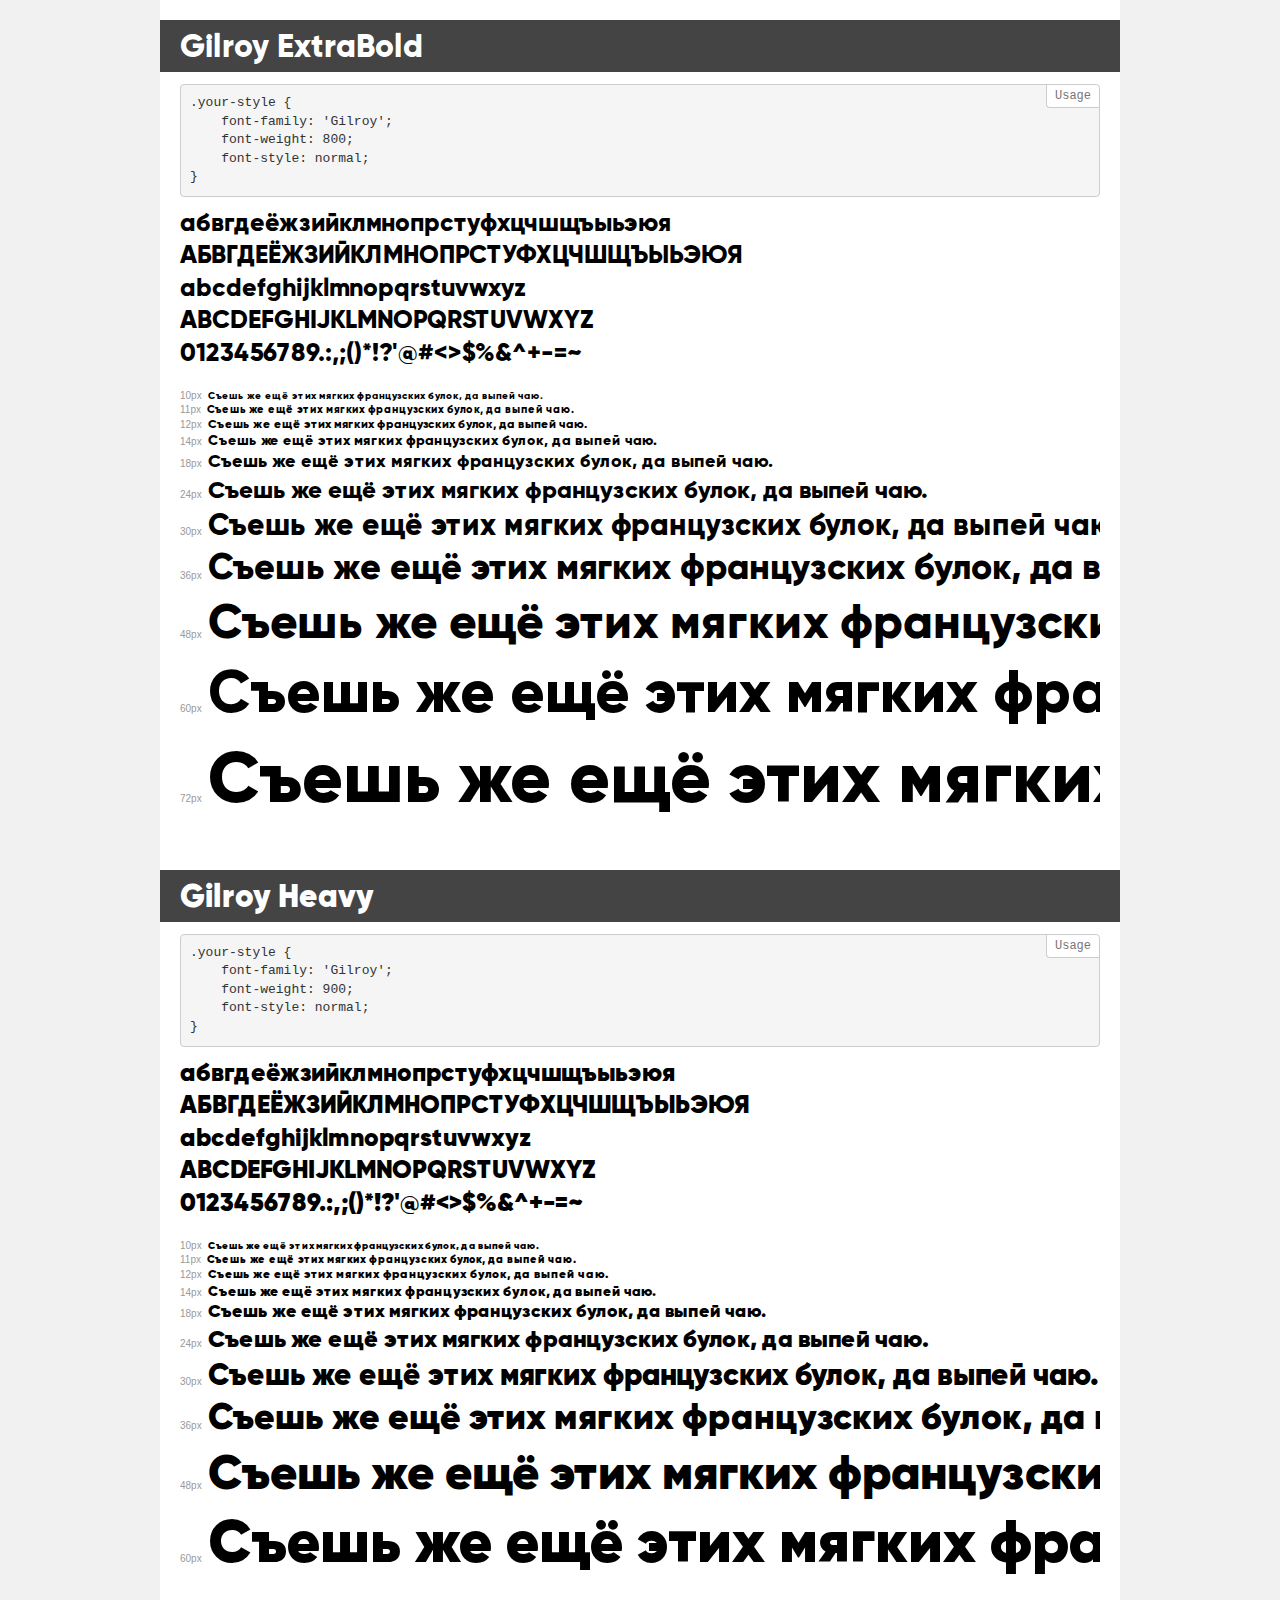
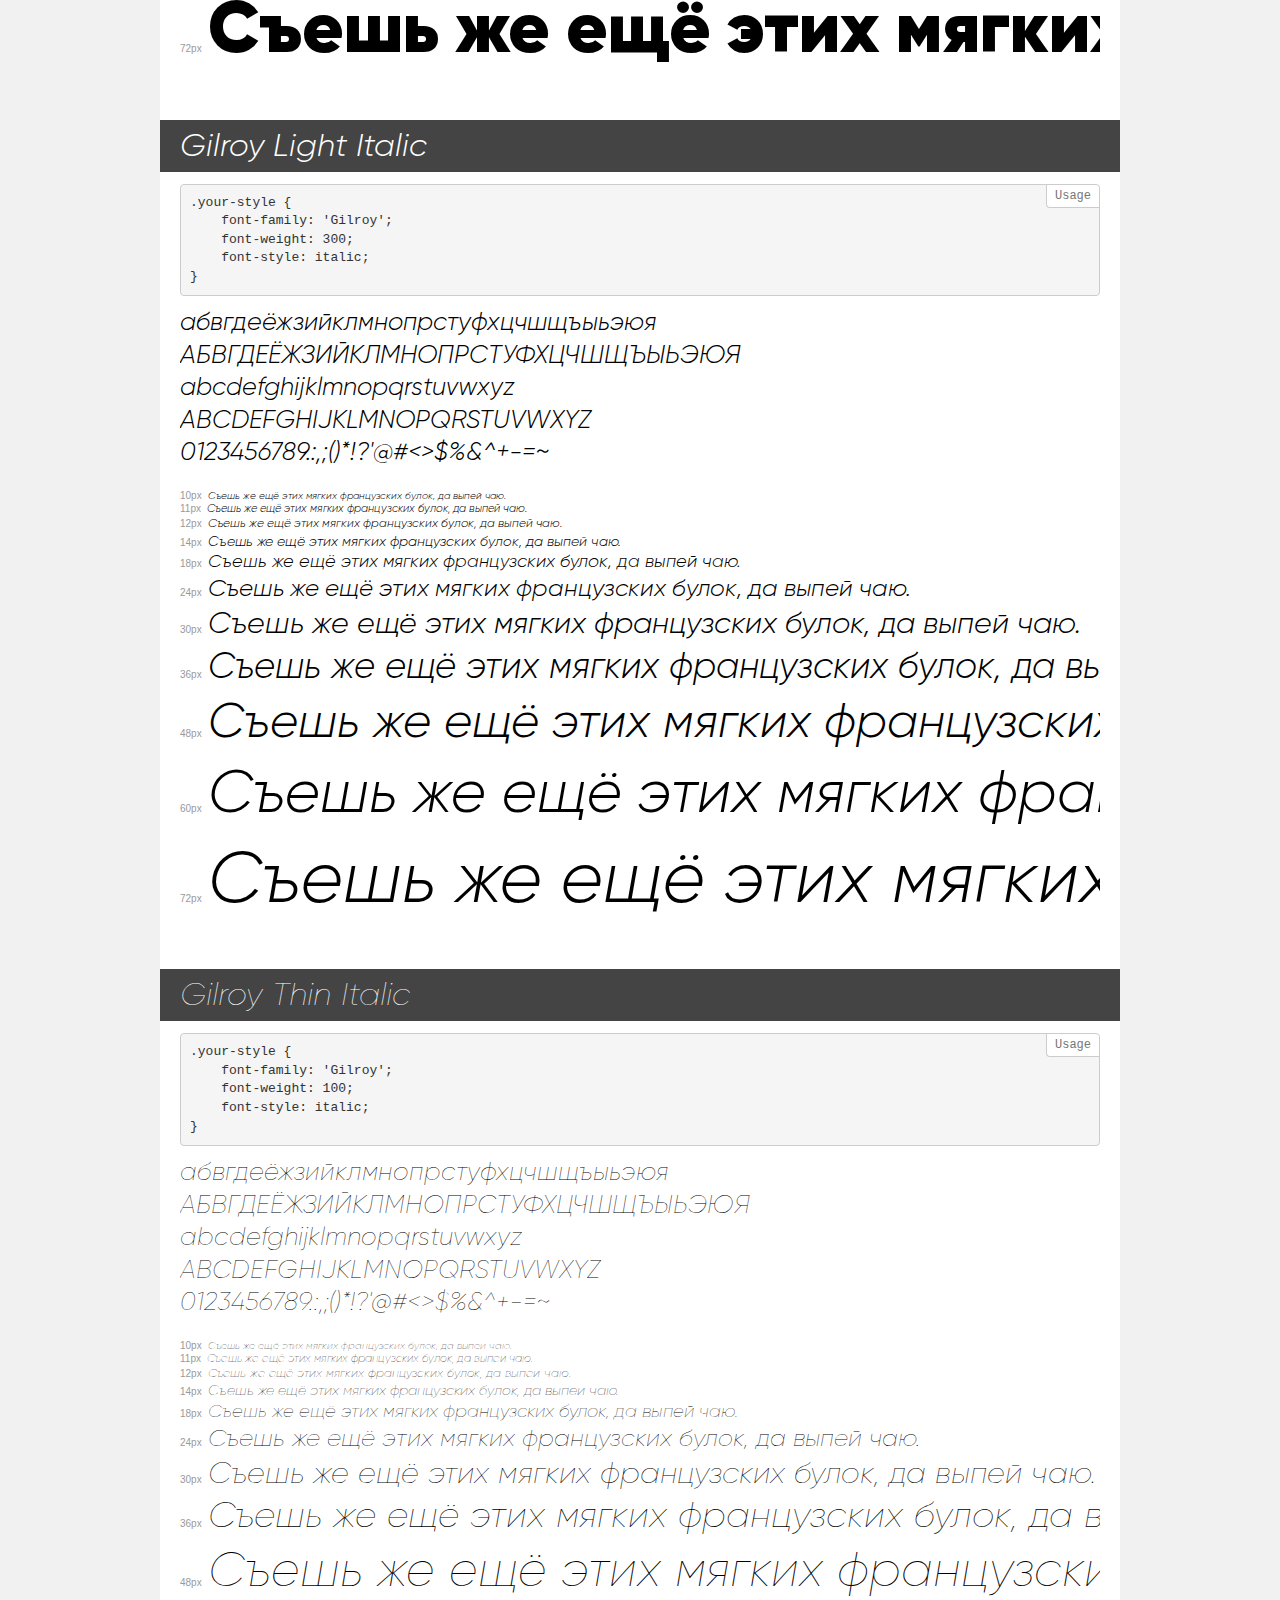
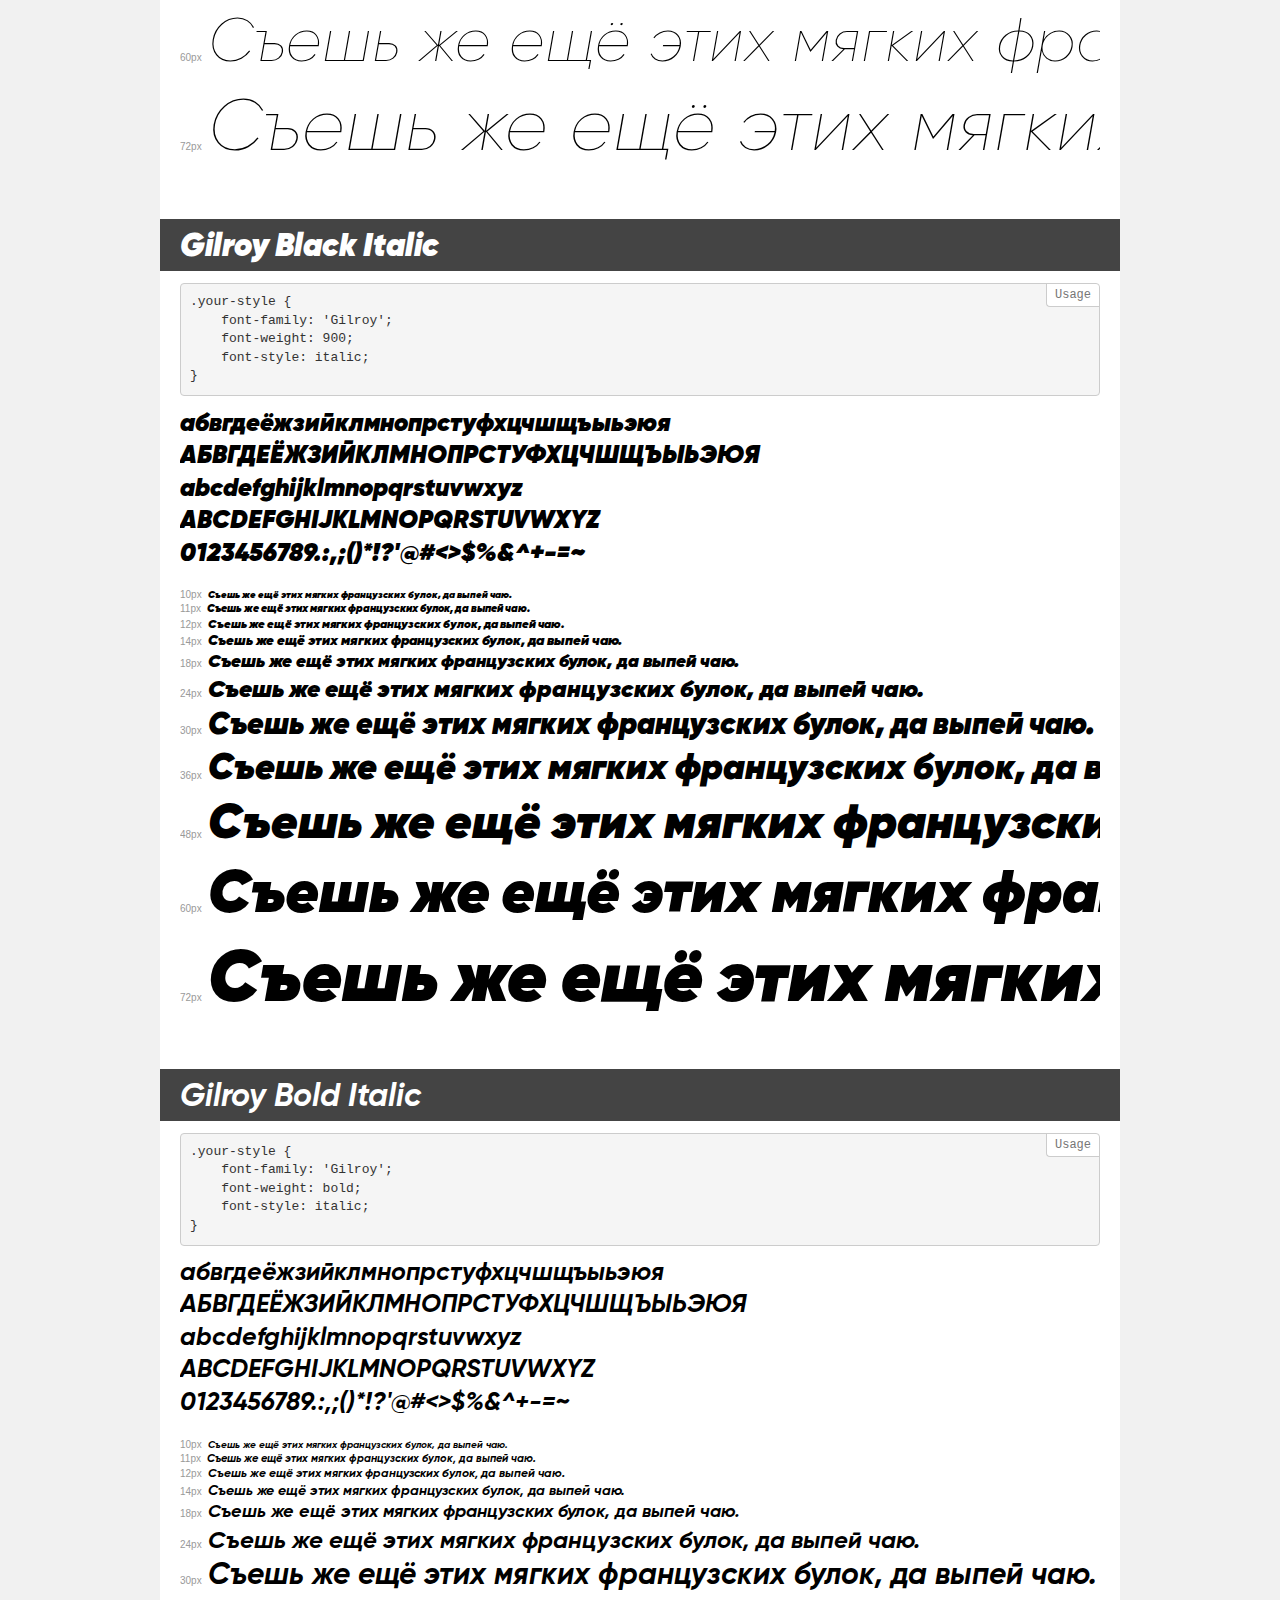
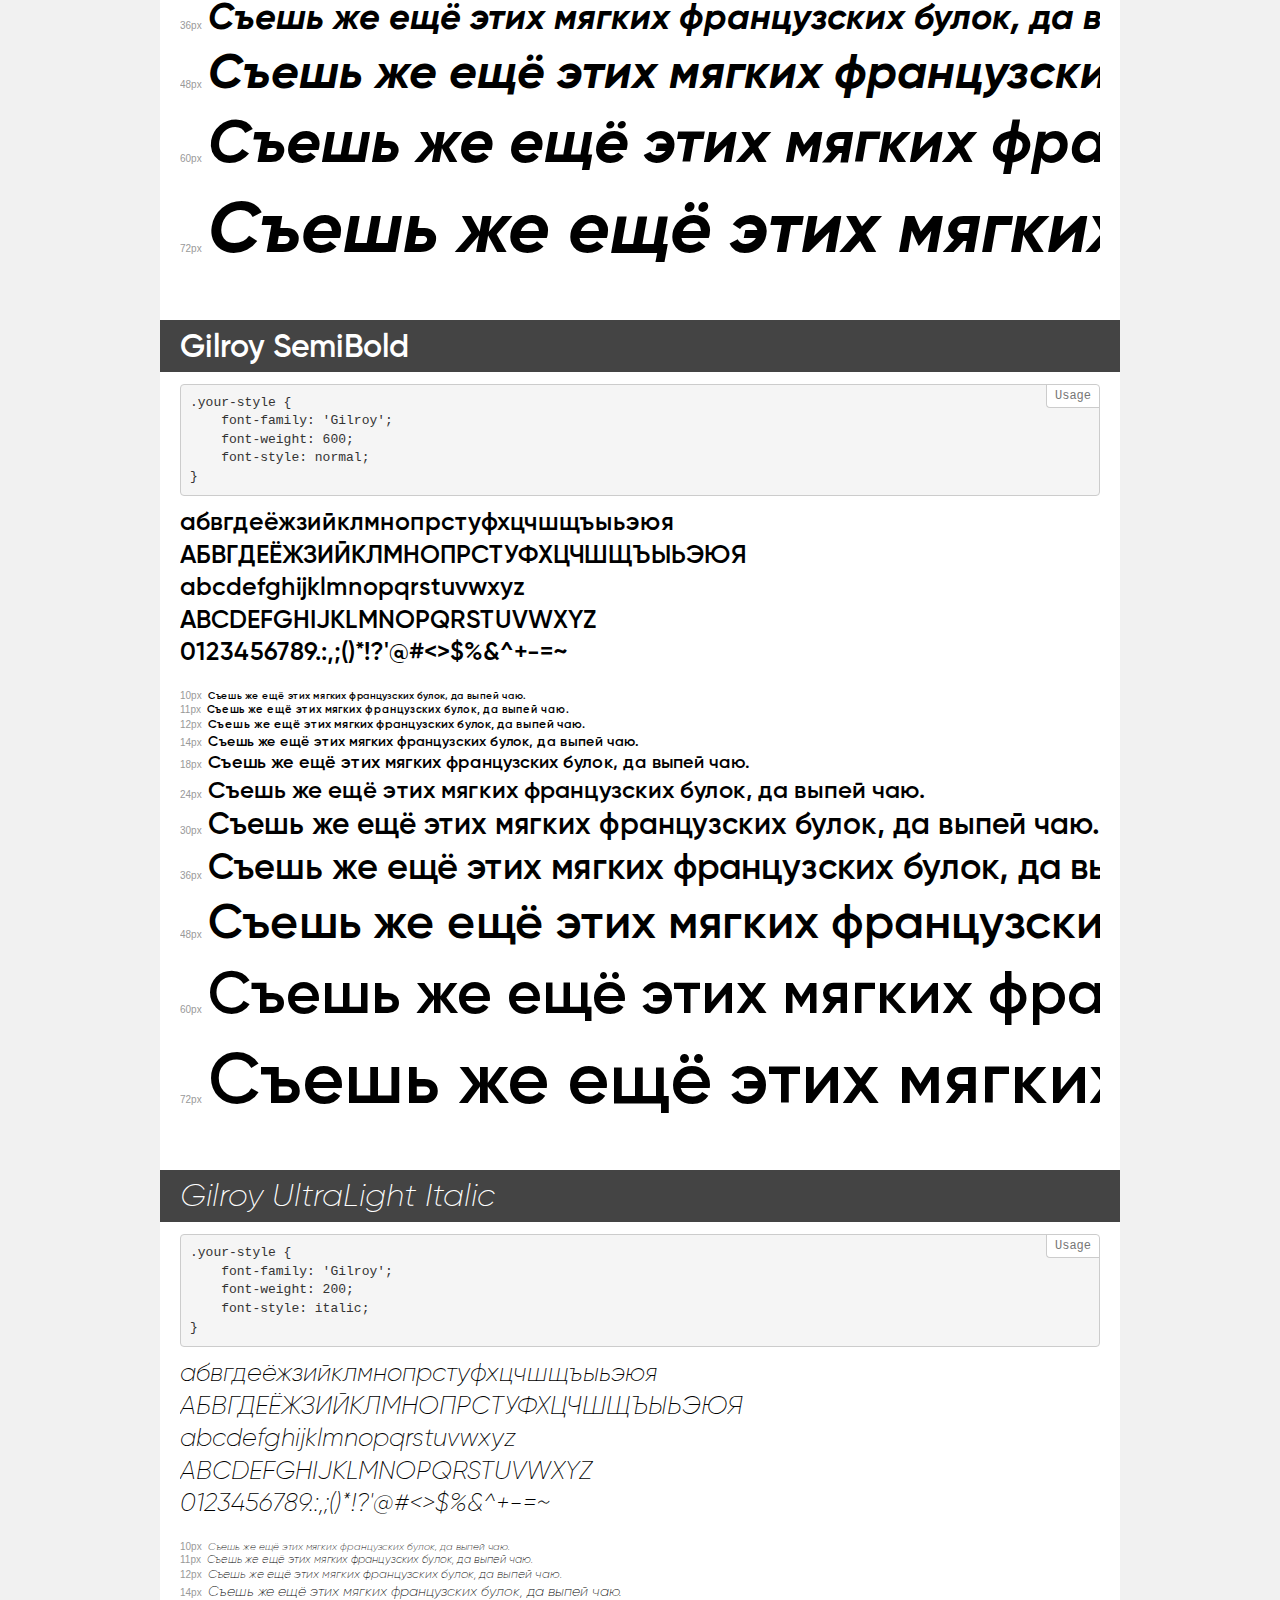
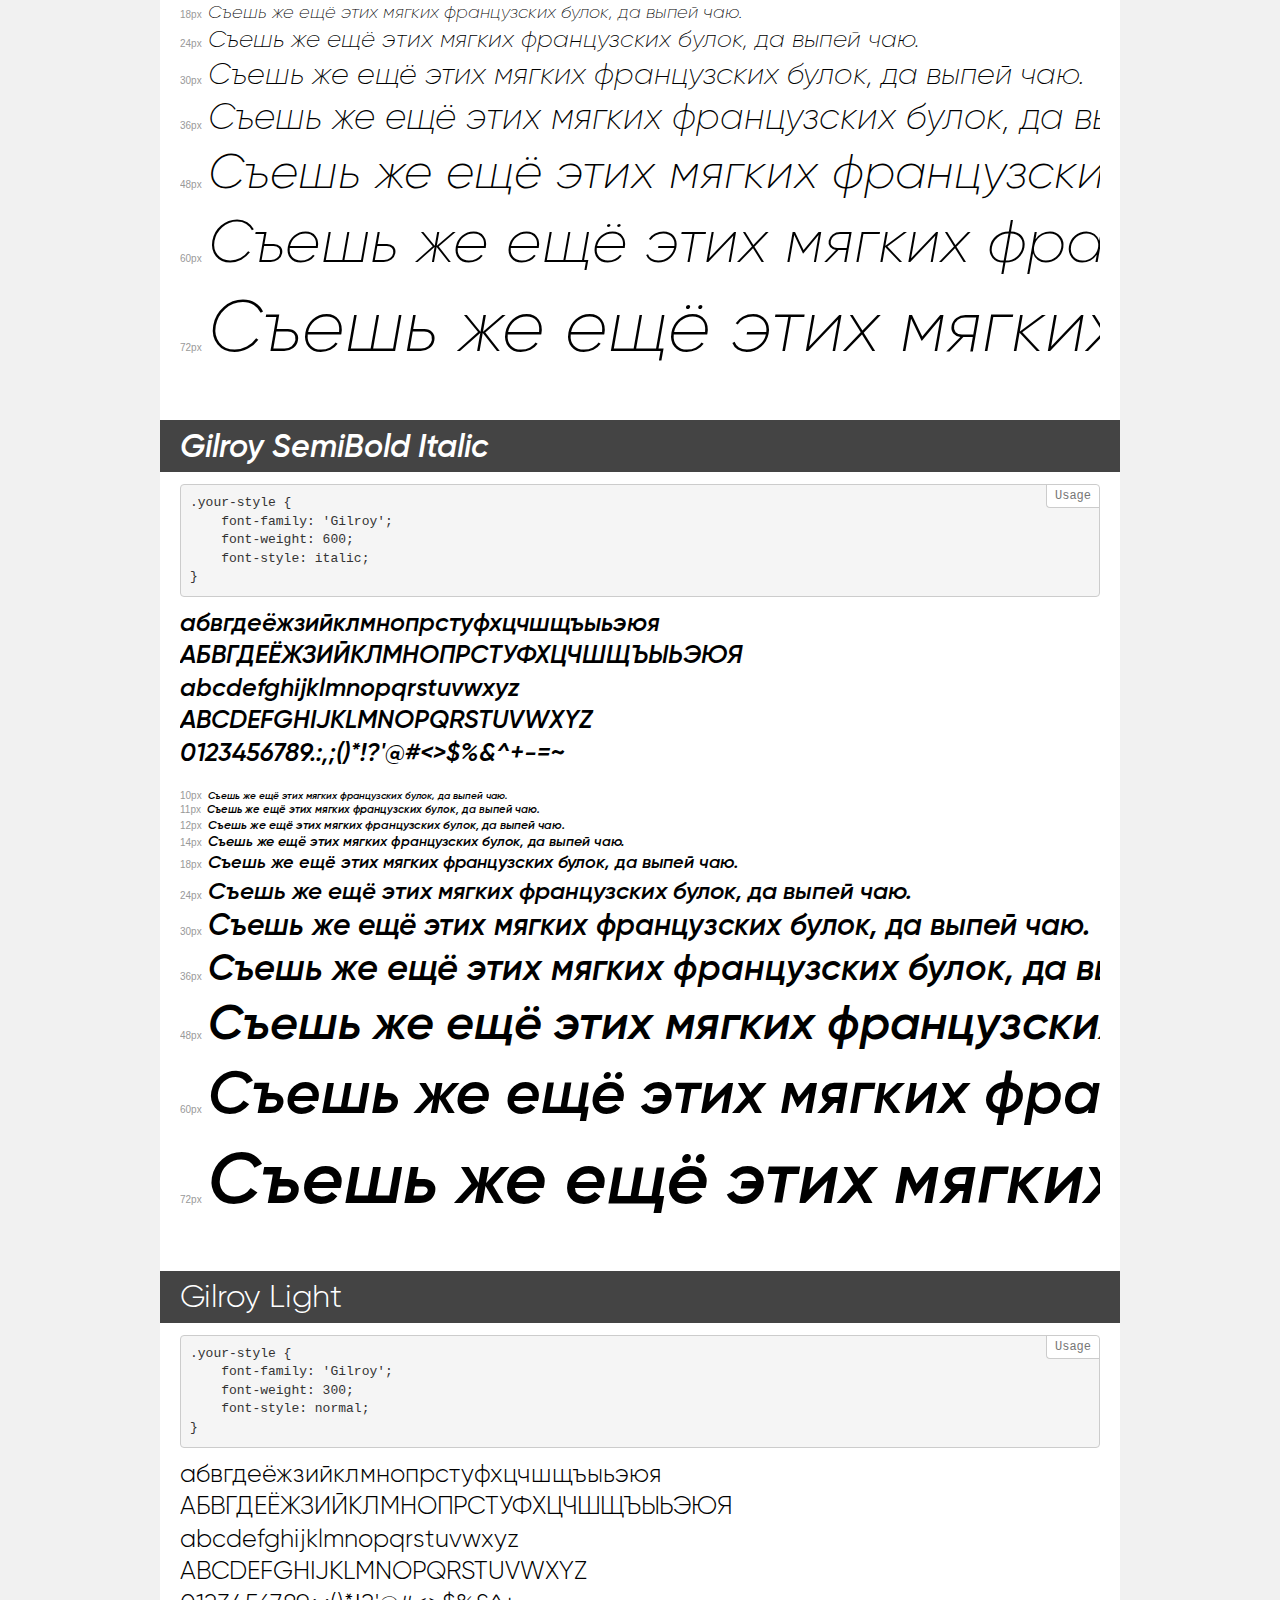
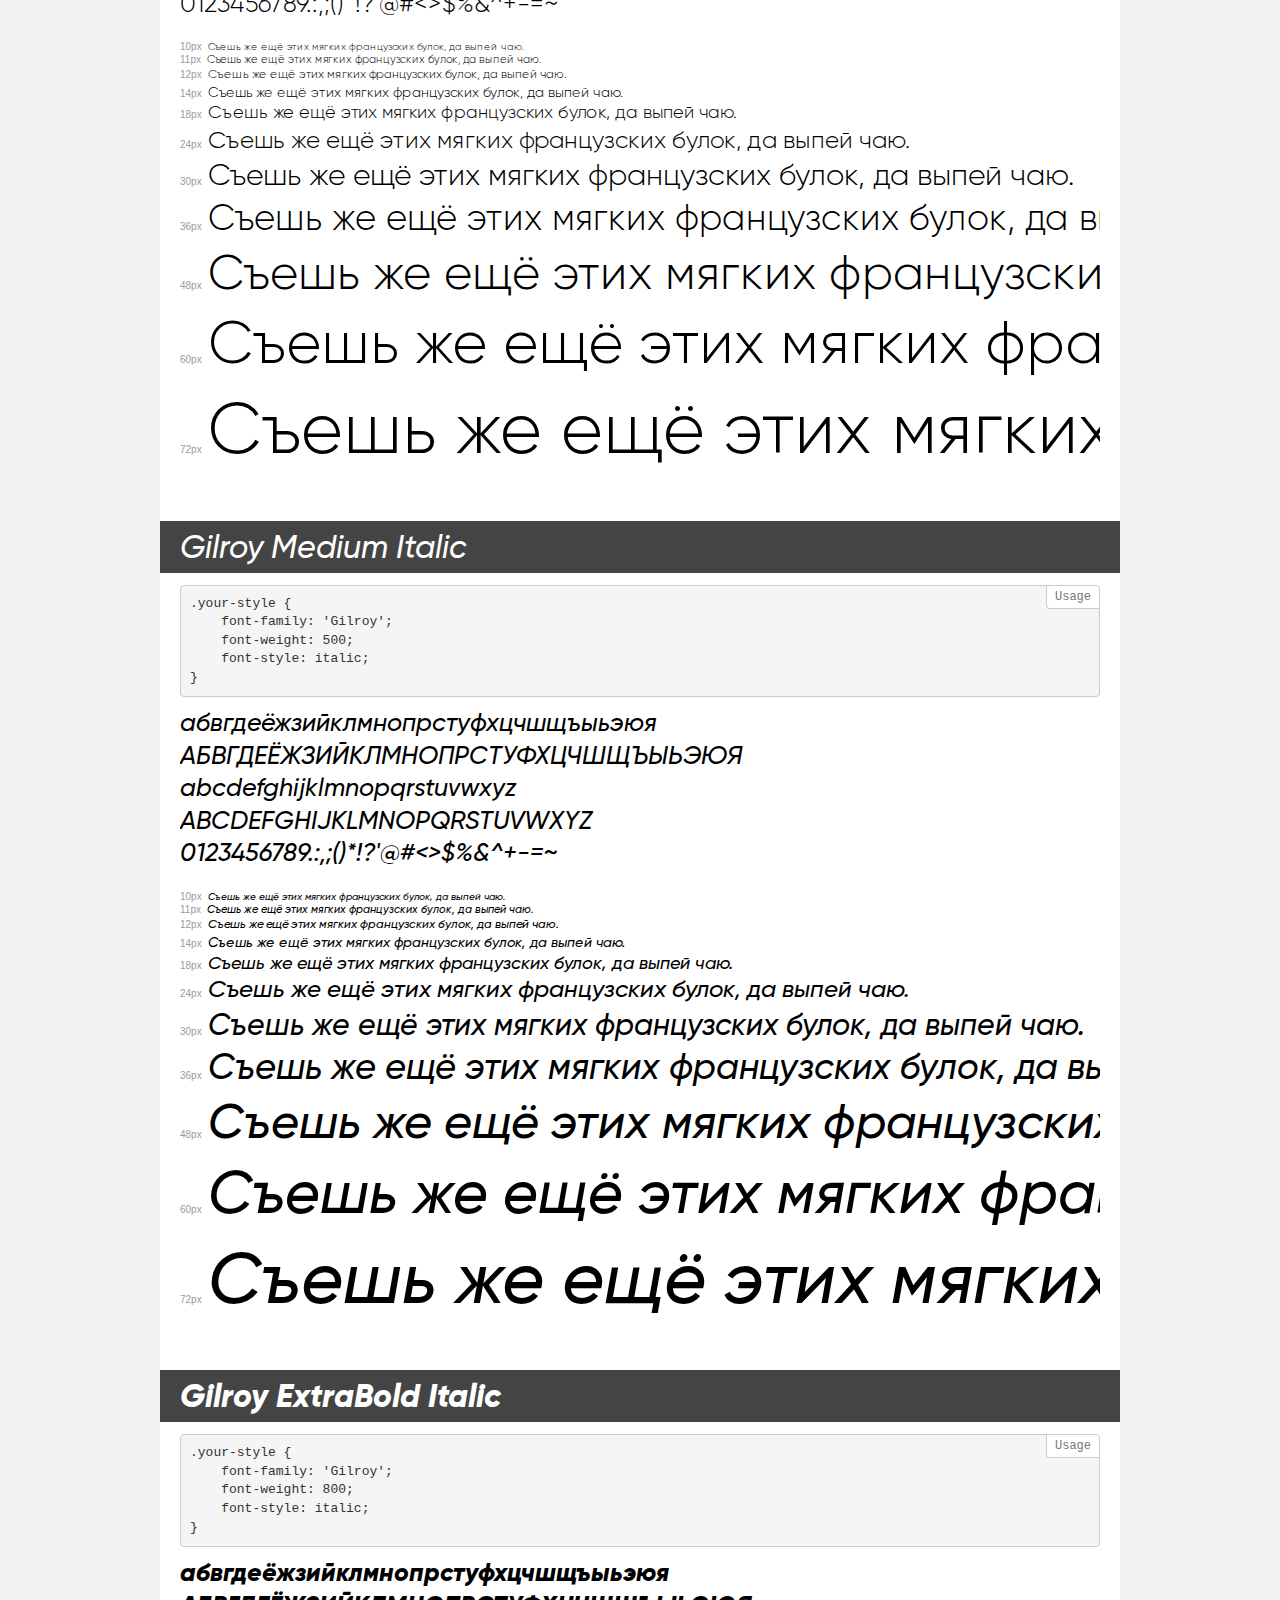
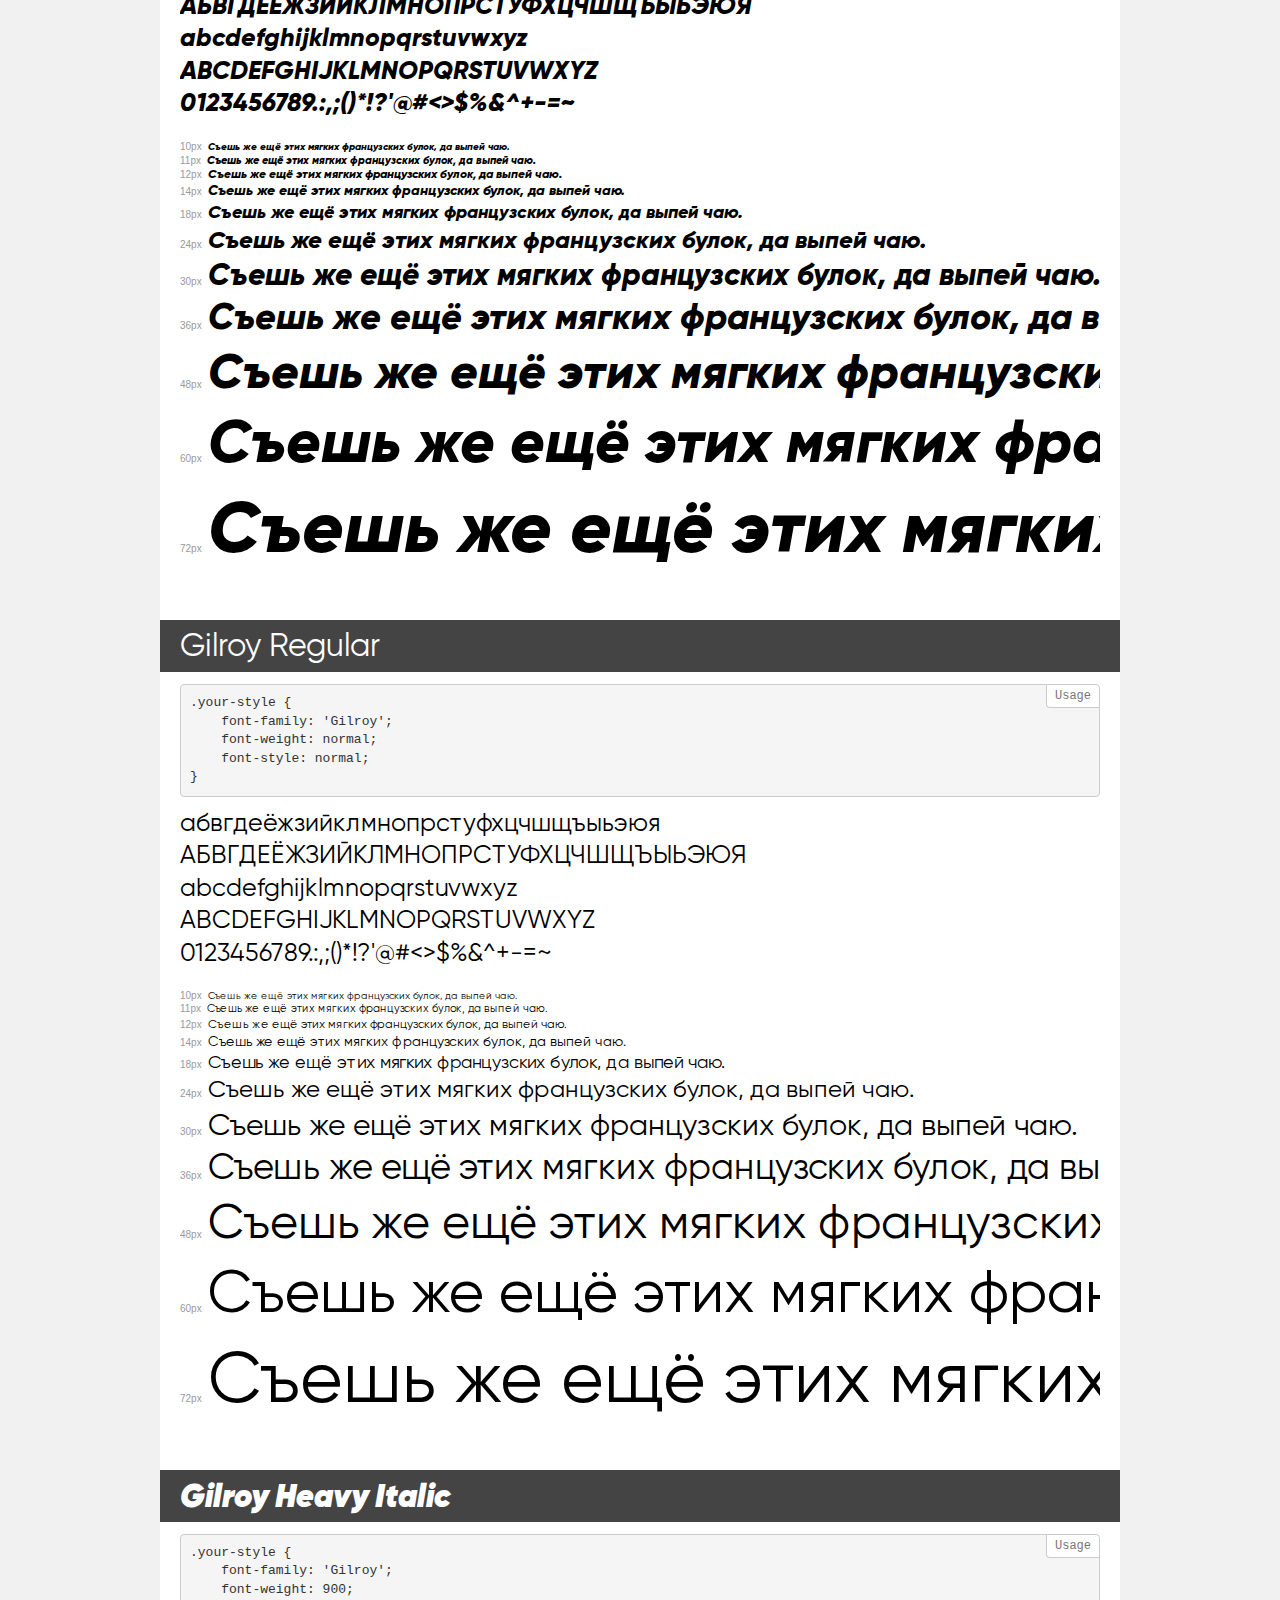
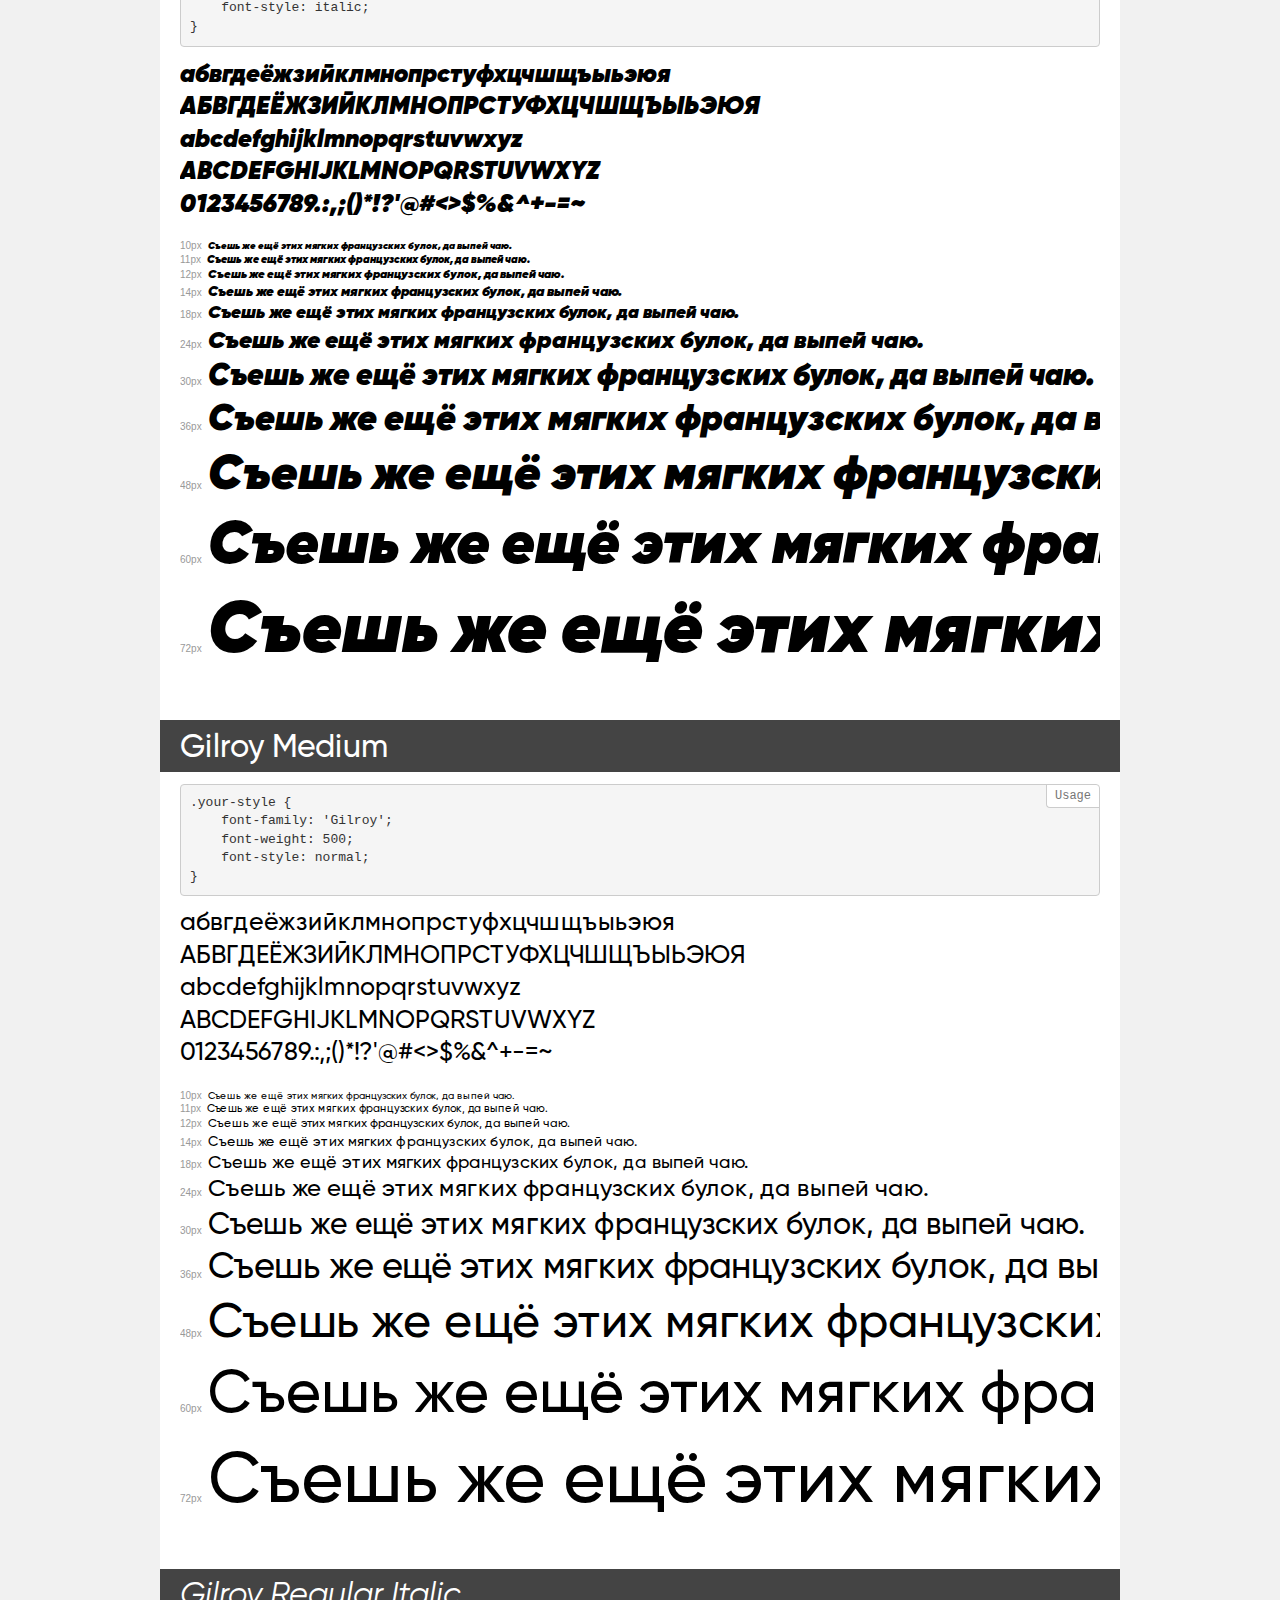
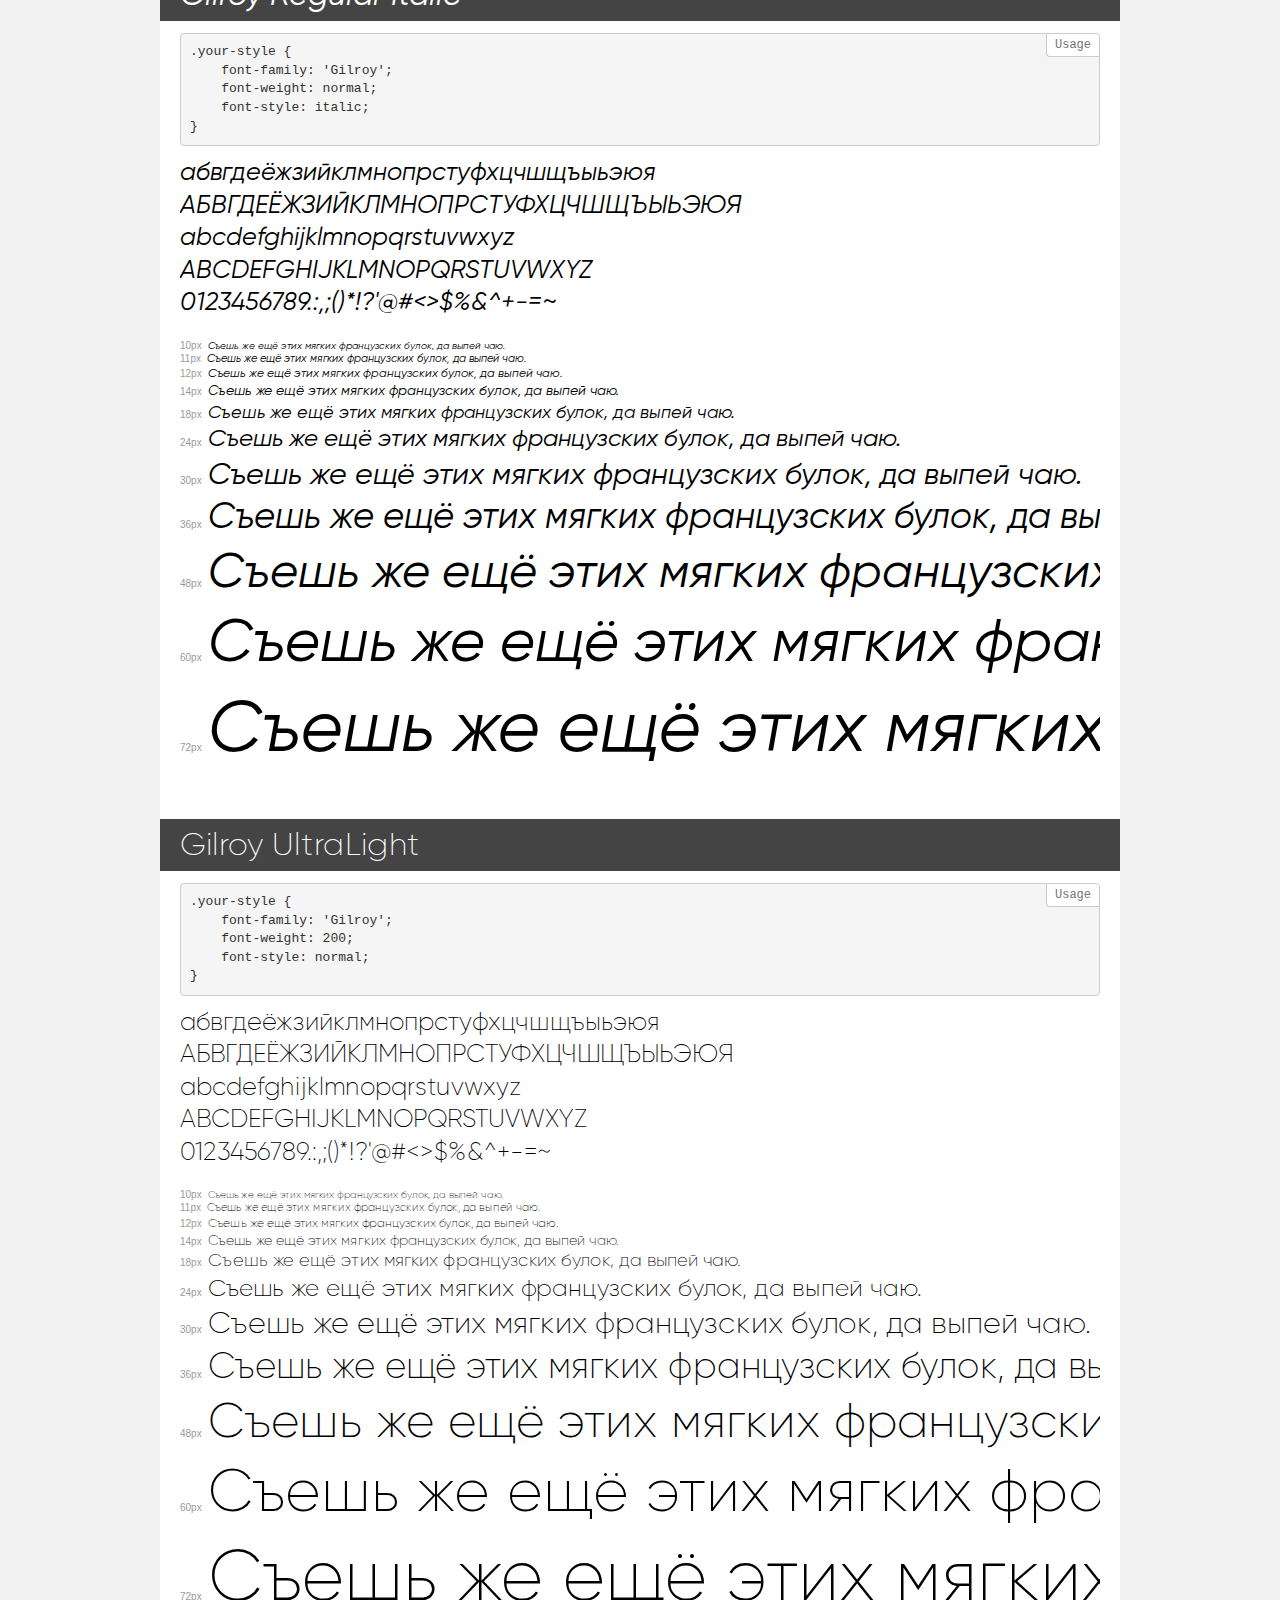
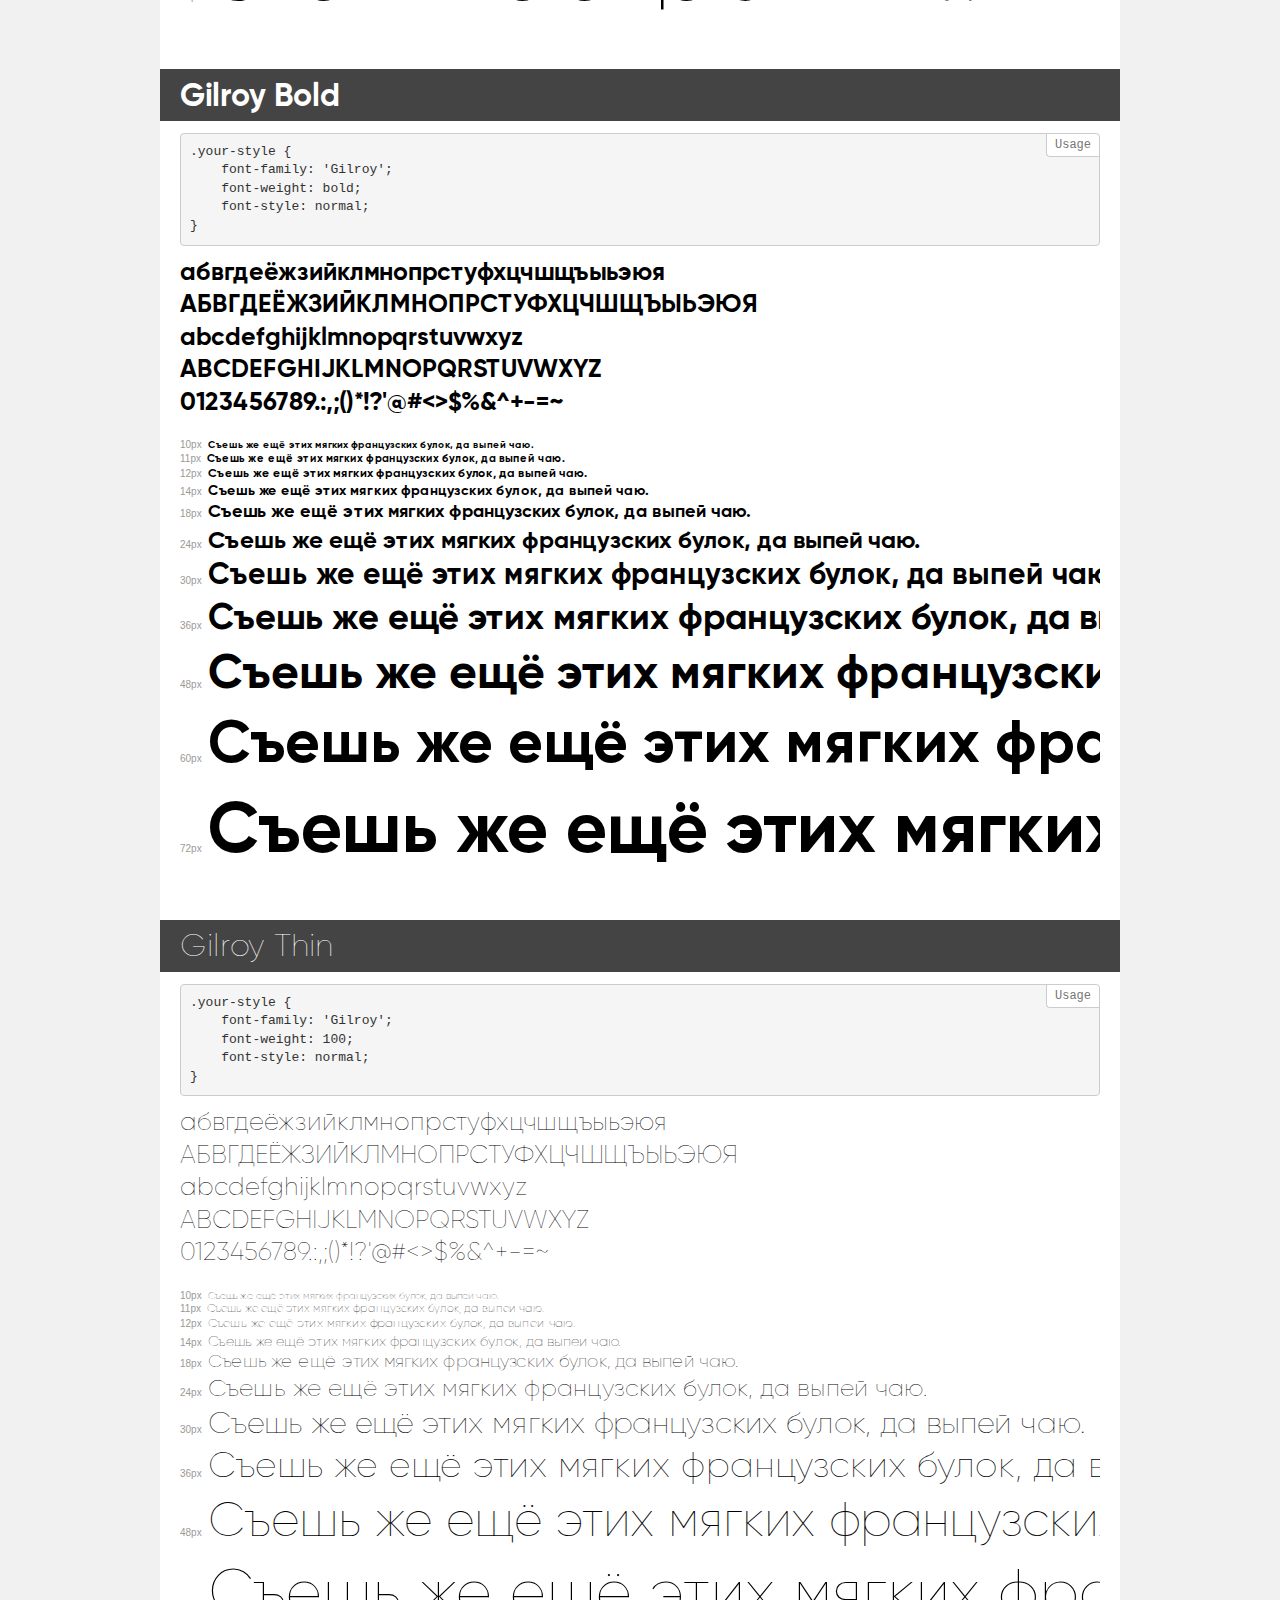
<file: demo.html>
<!DOCTYPE html>
<html>
<head>
    <meta charset="utf-8">
    <meta http-equiv="X-UA-Compatible" content="IE=edge">
    <meta name="viewport" content="width=device-width, initial-scale=1">
    <meta name="robots" content="noindex, noarchive">
    <meta name="format-detection" content="telephone=no">
    <title>Transfonter demo</title>
    <link href="stylesheet.css" rel="stylesheet">
    <style>
        /*
        http://meyerweb.com/eric/tools/css/reset/
        v2.0 | 20110126
        License: none (public domain)
        */
        html, body, div, span, applet, object, iframe,
        h1, h2, h3, h4, h5, h6, p, blockquote, pre,
        a, abbr, acronym, address, big, cite, code,
        del, dfn, em, img, ins, kbd, q, s, samp,
        small, strike, strong, sub, sup, tt, var,
        b, u, i, center,
        dl, dt, dd, ol, ul, li,
        fieldset, form, label, legend,
        table, caption, tbody, tfoot, thead, tr, th, td,
        article, aside, canvas, details, embed,
        figure, figcaption, footer, header, hgroup,
        menu, nav, output, ruby, section, summary,
        time, mark, audio, video {
            margin: 0;
            padding: 0;
            border: 0;
            font-size: 100%;
            font: inherit;
            vertical-align: baseline;
        }
        /* HTML5 display-role reset for older browsers */
        article, aside, details, figcaption, figure,
        footer, header, hgroup, menu, nav, section {
            display: block;
        }
        body {
            line-height: 1;
        }
        ol, ul {
            list-style: none;
        }
        blockquote, q {
            quotes: none;
        }
        blockquote:before, blockquote:after,
        q:before, q:after {
            content: '';
            content: none;
        }
        table {
            border-collapse: collapse;
            border-spacing: 0;
        }
        /* common styles */
        body {
            background: #f1f1f1;
            color: #000;
        }
        .page {
            background: #fff;
            width: 920px;
            margin: 0 auto;
            padding: 20px 20px 0 20px;
            overflow: hidden;
        }
        .font-container {
            overflow-x: auto;
            overflow-y: hidden;
            margin-bottom: 40px;
            line-height: 1.3;
            white-space: nowrap;
            padding-bottom: 5px;
        }
        h1 {
            position: relative;
            background: #444;
            font-size: 32px;
            color: #fff;
            padding: 10px 20px;
            margin: 0 -20px 12px -20px;
        }
        .letters {
            font-size: 25px;
            margin-bottom: 20px;
        }
        .s10:before {
            content: '10px';
        }
        .s11:before {
            content: '11px';
        }
        .s12:before {
            content: '12px';
        }
        .s14:before {
            content: '14px';
        }
        .s18:before {
            content: '18px';
        }
        .s24:before {
            content: '24px';
        }
        .s30:before {
            content: '30px';
        }
        .s36:before {
            content: '36px';
        }
        .s48:before {
            content: '48px';
        }
        .s60:before {
            content: '60px';
        }
        .s72:before {
            content: '72px';
        }
        .s10:before, .s11:before, .s12:before, .s14:before,
        .s18:before, .s24:before, .s30:before, .s36:before,
        .s48:before, .s60:before, .s72:before {
            font-family: Arial, sans-serif;
            font-size: 10px;
            font-weight: normal;
            font-style: normal;
            color: #999;
            padding-right: 6px;
        }
        pre {
            display: block;
            position: relative;
            padding: 9px;
            margin: 0 0 10px;
            font-family: Monaco, Menlo, Consolas, "Courier New", monospace !important;
            font-size: 13px;
            line-height: 1.428571429;
            color: #333;
            font-weight: normal !important;
            font-style: normal !important;
            background-color: #f5f5f5;
            border: 1px solid #ccc;
            overflow-x: auto;
            border-radius: 4px;
        }
        pre:after {
            display: block;
            position: absolute;
            right: 0;
            top: 0;
            content: 'Usage';
            line-height: 1;
            padding: 5px 8px;
            font-size: 12px;
            color: #767676;
            background-color: #fff;
            border: 1px solid #ccc;
            border-right: none;
            border-top: none;
            border-radius: 0 4px 0 4px;
            z-index: 10;
        }
        /* responsive */
        @media (max-width: 959px) {
            .page {
                width: auto;
                margin: 0;
            }
        }
    </style>
</head>
<body>
<div class="page">
    <div class="demo" style="font-family: 'Gilroy'; font-weight: 800; font-style: normal;">
        <h1>Gilroy ExtraBold</h1>
        <pre>.your-style {
    font-family: 'Gilroy';
    font-weight: 800;
    font-style: normal;
}</pre>
        <div class="font-container">
            <p class="letters">
                абвгдеёжзийклмнопрстуфхцчшщъыьэюя<br>
АБВГДЕЁЖЗИЙКЛМНОПРСТУФХЦЧШЩЪЫЬЭЮЯ<br>
abcdefghijklmnopqrstuvwxyz<br>
ABCDEFGHIJKLMNOPQRSTUVWXYZ<br>
                0123456789.:,;()*!?'@#<>$%&^+-=~
            </p>
            <p class="s10" style="font-size: 10px;">Съешь же ещё этих мягких французских булок, да выпей чаю.</p>
            <p class="s11" style="font-size: 11px;">Съешь же ещё этих мягких французских булок, да выпей чаю.</p>
            <p class="s12" style="font-size: 12px;">Съешь же ещё этих мягких французских булок, да выпей чаю.</p>
            <p class="s14" style="font-size: 14px;">Съешь же ещё этих мягких французских булок, да выпей чаю.</p>
            <p class="s18" style="font-size: 18px;">Съешь же ещё этих мягких французских булок, да выпей чаю.</p>
            <p class="s24" style="font-size: 24px;">Съешь же ещё этих мягких французских булок, да выпей чаю.</p>
            <p class="s30" style="font-size: 30px;">Съешь же ещё этих мягких французских булок, да выпей чаю.</p>
            <p class="s36" style="font-size: 36px;">Съешь же ещё этих мягких французских булок, да выпей чаю.</p>
            <p class="s48" style="font-size: 48px;">Съешь же ещё этих мягких французских булок, да выпей чаю.</p>
            <p class="s60" style="font-size: 60px;">Съешь же ещё этих мягких французских булок, да выпей чаю.</p>
            <p class="s72" style="font-size: 72px;">Съешь же ещё этих мягких французских булок, да выпей чаю.</p>
        </div>
    </div>
    <div class="demo" style="font-family: 'Gilroy'; font-weight: 900; font-style: normal;">
        <h1>Gilroy Heavy</h1>
        <pre>.your-style {
    font-family: 'Gilroy';
    font-weight: 900;
    font-style: normal;
}</pre>
        <div class="font-container">
            <p class="letters">
                абвгдеёжзийклмнопрстуфхцчшщъыьэюя<br>
АБВГДЕЁЖЗИЙКЛМНОПРСТУФХЦЧШЩЪЫЬЭЮЯ<br>
abcdefghijklmnopqrstuvwxyz<br>
ABCDEFGHIJKLMNOPQRSTUVWXYZ<br>
                0123456789.:,;()*!?'@#<>$%&^+-=~
            </p>
            <p class="s10" style="font-size: 10px;">Съешь же ещё этих мягких французских булок, да выпей чаю.</p>
            <p class="s11" style="font-size: 11px;">Съешь же ещё этих мягких французских булок, да выпей чаю.</p>
            <p class="s12" style="font-size: 12px;">Съешь же ещё этих мягких французских булок, да выпей чаю.</p>
            <p class="s14" style="font-size: 14px;">Съешь же ещё этих мягких французских булок, да выпей чаю.</p>
            <p class="s18" style="font-size: 18px;">Съешь же ещё этих мягких французских булок, да выпей чаю.</p>
            <p class="s24" style="font-size: 24px;">Съешь же ещё этих мягких французских булок, да выпей чаю.</p>
            <p class="s30" style="font-size: 30px;">Съешь же ещё этих мягких французских булок, да выпей чаю.</p>
            <p class="s36" style="font-size: 36px;">Съешь же ещё этих мягких французских булок, да выпей чаю.</p>
            <p class="s48" style="font-size: 48px;">Съешь же ещё этих мягких французских булок, да выпей чаю.</p>
            <p class="s60" style="font-size: 60px;">Съешь же ещё этих мягких французских булок, да выпей чаю.</p>
            <p class="s72" style="font-size: 72px;">Съешь же ещё этих мягких французских булок, да выпей чаю.</p>
        </div>
    </div>
    <div class="demo" style="font-family: 'Gilroy'; font-weight: 300; font-style: italic;">
        <h1>Gilroy Light Italic</h1>
        <pre>.your-style {
    font-family: 'Gilroy';
    font-weight: 300;
    font-style: italic;
}</pre>
        <div class="font-container">
            <p class="letters">
                абвгдеёжзийклмнопрстуфхцчшщъыьэюя<br>
АБВГДЕЁЖЗИЙКЛМНОПРСТУФХЦЧШЩЪЫЬЭЮЯ<br>
abcdefghijklmnopqrstuvwxyz<br>
ABCDEFGHIJKLMNOPQRSTUVWXYZ<br>
                0123456789.:,;()*!?'@#<>$%&^+-=~
            </p>
            <p class="s10" style="font-size: 10px;">Съешь же ещё этих мягких французских булок, да выпей чаю.</p>
            <p class="s11" style="font-size: 11px;">Съешь же ещё этих мягких французских булок, да выпей чаю.</p>
            <p class="s12" style="font-size: 12px;">Съешь же ещё этих мягких французских булок, да выпей чаю.</p>
            <p class="s14" style="font-size: 14px;">Съешь же ещё этих мягких французских булок, да выпей чаю.</p>
            <p class="s18" style="font-size: 18px;">Съешь же ещё этих мягких французских булок, да выпей чаю.</p>
            <p class="s24" style="font-size: 24px;">Съешь же ещё этих мягких французских булок, да выпей чаю.</p>
            <p class="s30" style="font-size: 30px;">Съешь же ещё этих мягких французских булок, да выпей чаю.</p>
            <p class="s36" style="font-size: 36px;">Съешь же ещё этих мягких французских булок, да выпей чаю.</p>
            <p class="s48" style="font-size: 48px;">Съешь же ещё этих мягких французских булок, да выпей чаю.</p>
            <p class="s60" style="font-size: 60px;">Съешь же ещё этих мягких французских булок, да выпей чаю.</p>
            <p class="s72" style="font-size: 72px;">Съешь же ещё этих мягких французских булок, да выпей чаю.</p>
        </div>
    </div>
    <div class="demo" style="font-family: 'Gilroy'; font-weight: 100; font-style: italic;">
        <h1>Gilroy Thin Italic</h1>
        <pre>.your-style {
    font-family: 'Gilroy';
    font-weight: 100;
    font-style: italic;
}</pre>
        <div class="font-container">
            <p class="letters">
                абвгдеёжзийклмнопрстуфхцчшщъыьэюя<br>
АБВГДЕЁЖЗИЙКЛМНОПРСТУФХЦЧШЩЪЫЬЭЮЯ<br>
abcdefghijklmnopqrstuvwxyz<br>
ABCDEFGHIJKLMNOPQRSTUVWXYZ<br>
                0123456789.:,;()*!?'@#<>$%&^+-=~
            </p>
            <p class="s10" style="font-size: 10px;">Съешь же ещё этих мягких французских булок, да выпей чаю.</p>
            <p class="s11" style="font-size: 11px;">Съешь же ещё этих мягких французских булок, да выпей чаю.</p>
            <p class="s12" style="font-size: 12px;">Съешь же ещё этих мягких французских булок, да выпей чаю.</p>
            <p class="s14" style="font-size: 14px;">Съешь же ещё этих мягких французских булок, да выпей чаю.</p>
            <p class="s18" style="font-size: 18px;">Съешь же ещё этих мягких французских булок, да выпей чаю.</p>
            <p class="s24" style="font-size: 24px;">Съешь же ещё этих мягких французских булок, да выпей чаю.</p>
            <p class="s30" style="font-size: 30px;">Съешь же ещё этих мягких французских булок, да выпей чаю.</p>
            <p class="s36" style="font-size: 36px;">Съешь же ещё этих мягких французских булок, да выпей чаю.</p>
            <p class="s48" style="font-size: 48px;">Съешь же ещё этих мягких французских булок, да выпей чаю.</p>
            <p class="s60" style="font-size: 60px;">Съешь же ещё этих мягких французских булок, да выпей чаю.</p>
            <p class="s72" style="font-size: 72px;">Съешь же ещё этих мягких французских булок, да выпей чаю.</p>
        </div>
    </div>
    <div class="demo" style="font-family: 'Gilroy'; font-weight: 900; font-style: italic;">
        <h1>Gilroy Black Italic</h1>
        <pre>.your-style {
    font-family: 'Gilroy';
    font-weight: 900;
    font-style: italic;
}</pre>
        <div class="font-container">
            <p class="letters">
                абвгдеёжзийклмнопрстуфхцчшщъыьэюя<br>
АБВГДЕЁЖЗИЙКЛМНОПРСТУФХЦЧШЩЪЫЬЭЮЯ<br>
abcdefghijklmnopqrstuvwxyz<br>
ABCDEFGHIJKLMNOPQRSTUVWXYZ<br>
                0123456789.:,;()*!?'@#<>$%&^+-=~
            </p>
            <p class="s10" style="font-size: 10px;">Съешь же ещё этих мягких французских булок, да выпей чаю.</p>
            <p class="s11" style="font-size: 11px;">Съешь же ещё этих мягких французских булок, да выпей чаю.</p>
            <p class="s12" style="font-size: 12px;">Съешь же ещё этих мягких французских булок, да выпей чаю.</p>
            <p class="s14" style="font-size: 14px;">Съешь же ещё этих мягких французских булок, да выпей чаю.</p>
            <p class="s18" style="font-size: 18px;">Съешь же ещё этих мягких французских булок, да выпей чаю.</p>
            <p class="s24" style="font-size: 24px;">Съешь же ещё этих мягких французских булок, да выпей чаю.</p>
            <p class="s30" style="font-size: 30px;">Съешь же ещё этих мягких французских булок, да выпей чаю.</p>
            <p class="s36" style="font-size: 36px;">Съешь же ещё этих мягких французских булок, да выпей чаю.</p>
            <p class="s48" style="font-size: 48px;">Съешь же ещё этих мягких французских булок, да выпей чаю.</p>
            <p class="s60" style="font-size: 60px;">Съешь же ещё этих мягких французских булок, да выпей чаю.</p>
            <p class="s72" style="font-size: 72px;">Съешь же ещё этих мягких французских булок, да выпей чаю.</p>
        </div>
    </div>
    <div class="demo" style="font-family: 'Gilroy'; font-weight: bold; font-style: italic;">
        <h1>Gilroy Bold Italic</h1>
        <pre>.your-style {
    font-family: 'Gilroy';
    font-weight: bold;
    font-style: italic;
}</pre>
        <div class="font-container">
            <p class="letters">
                абвгдеёжзийклмнопрстуфхцчшщъыьэюя<br>
АБВГДЕЁЖЗИЙКЛМНОПРСТУФХЦЧШЩЪЫЬЭЮЯ<br>
abcdefghijklmnopqrstuvwxyz<br>
ABCDEFGHIJKLMNOPQRSTUVWXYZ<br>
                0123456789.:,;()*!?'@#<>$%&^+-=~
            </p>
            <p class="s10" style="font-size: 10px;">Съешь же ещё этих мягких французских булок, да выпей чаю.</p>
            <p class="s11" style="font-size: 11px;">Съешь же ещё этих мягких французских булок, да выпей чаю.</p>
            <p class="s12" style="font-size: 12px;">Съешь же ещё этих мягких французских булок, да выпей чаю.</p>
            <p class="s14" style="font-size: 14px;">Съешь же ещё этих мягких французских булок, да выпей чаю.</p>
            <p class="s18" style="font-size: 18px;">Съешь же ещё этих мягких французских булок, да выпей чаю.</p>
            <p class="s24" style="font-size: 24px;">Съешь же ещё этих мягких французских булок, да выпей чаю.</p>
            <p class="s30" style="font-size: 30px;">Съешь же ещё этих мягких французских булок, да выпей чаю.</p>
            <p class="s36" style="font-size: 36px;">Съешь же ещё этих мягких французских булок, да выпей чаю.</p>
            <p class="s48" style="font-size: 48px;">Съешь же ещё этих мягких французских булок, да выпей чаю.</p>
            <p class="s60" style="font-size: 60px;">Съешь же ещё этих мягких французских булок, да выпей чаю.</p>
            <p class="s72" style="font-size: 72px;">Съешь же ещё этих мягких французских булок, да выпей чаю.</p>
        </div>
    </div>
    <div class="demo" style="font-family: 'Gilroy'; font-weight: 600; font-style: normal;">
        <h1>Gilroy SemiBold</h1>
        <pre>.your-style {
    font-family: 'Gilroy';
    font-weight: 600;
    font-style: normal;
}</pre>
        <div class="font-container">
            <p class="letters">
                абвгдеёжзийклмнопрстуфхцчшщъыьэюя<br>
АБВГДЕЁЖЗИЙКЛМНОПРСТУФХЦЧШЩЪЫЬЭЮЯ<br>
abcdefghijklmnopqrstuvwxyz<br>
ABCDEFGHIJKLMNOPQRSTUVWXYZ<br>
                0123456789.:,;()*!?'@#<>$%&^+-=~
            </p>
            <p class="s10" style="font-size: 10px;">Съешь же ещё этих мягких французских булок, да выпей чаю.</p>
            <p class="s11" style="font-size: 11px;">Съешь же ещё этих мягких французских булок, да выпей чаю.</p>
            <p class="s12" style="font-size: 12px;">Съешь же ещё этих мягких французских булок, да выпей чаю.</p>
            <p class="s14" style="font-size: 14px;">Съешь же ещё этих мягких французских булок, да выпей чаю.</p>
            <p class="s18" style="font-size: 18px;">Съешь же ещё этих мягких французских булок, да выпей чаю.</p>
            <p class="s24" style="font-size: 24px;">Съешь же ещё этих мягких французских булок, да выпей чаю.</p>
            <p class="s30" style="font-size: 30px;">Съешь же ещё этих мягких французских булок, да выпей чаю.</p>
            <p class="s36" style="font-size: 36px;">Съешь же ещё этих мягких французских булок, да выпей чаю.</p>
            <p class="s48" style="font-size: 48px;">Съешь же ещё этих мягких французских булок, да выпей чаю.</p>
            <p class="s60" style="font-size: 60px;">Съешь же ещё этих мягких французских булок, да выпей чаю.</p>
            <p class="s72" style="font-size: 72px;">Съешь же ещё этих мягких французских булок, да выпей чаю.</p>
        </div>
    </div>
    <div class="demo" style="font-family: 'Gilroy'; font-weight: 200; font-style: italic;">
        <h1>Gilroy UltraLight Italic</h1>
        <pre>.your-style {
    font-family: 'Gilroy';
    font-weight: 200;
    font-style: italic;
}</pre>
        <div class="font-container">
            <p class="letters">
                абвгдеёжзийклмнопрстуфхцчшщъыьэюя<br>
АБВГДЕЁЖЗИЙКЛМНОПРСТУФХЦЧШЩЪЫЬЭЮЯ<br>
abcdefghijklmnopqrstuvwxyz<br>
ABCDEFGHIJKLMNOPQRSTUVWXYZ<br>
                0123456789.:,;()*!?'@#<>$%&^+-=~
            </p>
            <p class="s10" style="font-size: 10px;">Съешь же ещё этих мягких французских булок, да выпей чаю.</p>
            <p class="s11" style="font-size: 11px;">Съешь же ещё этих мягких французских булок, да выпей чаю.</p>
            <p class="s12" style="font-size: 12px;">Съешь же ещё этих мягких французских булок, да выпей чаю.</p>
            <p class="s14" style="font-size: 14px;">Съешь же ещё этих мягких французских булок, да выпей чаю.</p>
            <p class="s18" style="font-size: 18px;">Съешь же ещё этих мягких французских булок, да выпей чаю.</p>
            <p class="s24" style="font-size: 24px;">Съешь же ещё этих мягких французских булок, да выпей чаю.</p>
            <p class="s30" style="font-size: 30px;">Съешь же ещё этих мягких французских булок, да выпей чаю.</p>
            <p class="s36" style="font-size: 36px;">Съешь же ещё этих мягких французских булок, да выпей чаю.</p>
            <p class="s48" style="font-size: 48px;">Съешь же ещё этих мягких французских булок, да выпей чаю.</p>
            <p class="s60" style="font-size: 60px;">Съешь же ещё этих мягких французских булок, да выпей чаю.</p>
            <p class="s72" style="font-size: 72px;">Съешь же ещё этих мягких французских булок, да выпей чаю.</p>
        </div>
    </div>
    <div class="demo" style="font-family: 'Gilroy'; font-weight: 600; font-style: italic;">
        <h1>Gilroy SemiBold Italic</h1>
        <pre>.your-style {
    font-family: 'Gilroy';
    font-weight: 600;
    font-style: italic;
}</pre>
        <div class="font-container">
            <p class="letters">
                абвгдеёжзийклмнопрстуфхцчшщъыьэюя<br>
АБВГДЕЁЖЗИЙКЛМНОПРСТУФХЦЧШЩЪЫЬЭЮЯ<br>
abcdefghijklmnopqrstuvwxyz<br>
ABCDEFGHIJKLMNOPQRSTUVWXYZ<br>
                0123456789.:,;()*!?'@#<>$%&^+-=~
            </p>
            <p class="s10" style="font-size: 10px;">Съешь же ещё этих мягких французских булок, да выпей чаю.</p>
            <p class="s11" style="font-size: 11px;">Съешь же ещё этих мягких французских булок, да выпей чаю.</p>
            <p class="s12" style="font-size: 12px;">Съешь же ещё этих мягких французских булок, да выпей чаю.</p>
            <p class="s14" style="font-size: 14px;">Съешь же ещё этих мягких французских булок, да выпей чаю.</p>
            <p class="s18" style="font-size: 18px;">Съешь же ещё этих мягких французских булок, да выпей чаю.</p>
            <p class="s24" style="font-size: 24px;">Съешь же ещё этих мягких французских булок, да выпей чаю.</p>
            <p class="s30" style="font-size: 30px;">Съешь же ещё этих мягких французских булок, да выпей чаю.</p>
            <p class="s36" style="font-size: 36px;">Съешь же ещё этих мягких французских булок, да выпей чаю.</p>
            <p class="s48" style="font-size: 48px;">Съешь же ещё этих мягких французских булок, да выпей чаю.</p>
            <p class="s60" style="font-size: 60px;">Съешь же ещё этих мягких французских булок, да выпей чаю.</p>
            <p class="s72" style="font-size: 72px;">Съешь же ещё этих мягких французских булок, да выпей чаю.</p>
        </div>
    </div>
    <div class="demo" style="font-family: 'Gilroy'; font-weight: 300; font-style: normal;">
        <h1>Gilroy Light</h1>
        <pre>.your-style {
    font-family: 'Gilroy';
    font-weight: 300;
    font-style: normal;
}</pre>
        <div class="font-container">
            <p class="letters">
                абвгдеёжзийклмнопрстуфхцчшщъыьэюя<br>
АБВГДЕЁЖЗИЙКЛМНОПРСТУФХЦЧШЩЪЫЬЭЮЯ<br>
abcdefghijklmnopqrstuvwxyz<br>
ABCDEFGHIJKLMNOPQRSTUVWXYZ<br>
                0123456789.:,;()*!?'@#<>$%&^+-=~
            </p>
            <p class="s10" style="font-size: 10px;">Съешь же ещё этих мягких французских булок, да выпей чаю.</p>
            <p class="s11" style="font-size: 11px;">Съешь же ещё этих мягких французских булок, да выпей чаю.</p>
            <p class="s12" style="font-size: 12px;">Съешь же ещё этих мягких французских булок, да выпей чаю.</p>
            <p class="s14" style="font-size: 14px;">Съешь же ещё этих мягких французских булок, да выпей чаю.</p>
            <p class="s18" style="font-size: 18px;">Съешь же ещё этих мягких французских булок, да выпей чаю.</p>
            <p class="s24" style="font-size: 24px;">Съешь же ещё этих мягких французских булок, да выпей чаю.</p>
            <p class="s30" style="font-size: 30px;">Съешь же ещё этих мягких французских булок, да выпей чаю.</p>
            <p class="s36" style="font-size: 36px;">Съешь же ещё этих мягких французских булок, да выпей чаю.</p>
            <p class="s48" style="font-size: 48px;">Съешь же ещё этих мягких французских булок, да выпей чаю.</p>
            <p class="s60" style="font-size: 60px;">Съешь же ещё этих мягких французских булок, да выпей чаю.</p>
            <p class="s72" style="font-size: 72px;">Съешь же ещё этих мягких французских булок, да выпей чаю.</p>
        </div>
    </div>
    <div class="demo" style="font-family: 'Gilroy'; font-weight: 500; font-style: italic;">
        <h1>Gilroy Medium Italic</h1>
        <pre>.your-style {
    font-family: 'Gilroy';
    font-weight: 500;
    font-style: italic;
}</pre>
        <div class="font-container">
            <p class="letters">
                абвгдеёжзийклмнопрстуфхцчшщъыьэюя<br>
АБВГДЕЁЖЗИЙКЛМНОПРСТУФХЦЧШЩЪЫЬЭЮЯ<br>
abcdefghijklmnopqrstuvwxyz<br>
ABCDEFGHIJKLMNOPQRSTUVWXYZ<br>
                0123456789.:,;()*!?'@#<>$%&^+-=~
            </p>
            <p class="s10" style="font-size: 10px;">Съешь же ещё этих мягких французских булок, да выпей чаю.</p>
            <p class="s11" style="font-size: 11px;">Съешь же ещё этих мягких французских булок, да выпей чаю.</p>
            <p class="s12" style="font-size: 12px;">Съешь же ещё этих мягких французских булок, да выпей чаю.</p>
            <p class="s14" style="font-size: 14px;">Съешь же ещё этих мягких французских булок, да выпей чаю.</p>
            <p class="s18" style="font-size: 18px;">Съешь же ещё этих мягких французских булок, да выпей чаю.</p>
            <p class="s24" style="font-size: 24px;">Съешь же ещё этих мягких французских булок, да выпей чаю.</p>
            <p class="s30" style="font-size: 30px;">Съешь же ещё этих мягких французских булок, да выпей чаю.</p>
            <p class="s36" style="font-size: 36px;">Съешь же ещё этих мягких французских булок, да выпей чаю.</p>
            <p class="s48" style="font-size: 48px;">Съешь же ещё этих мягких французских булок, да выпей чаю.</p>
            <p class="s60" style="font-size: 60px;">Съешь же ещё этих мягких французских булок, да выпей чаю.</p>
            <p class="s72" style="font-size: 72px;">Съешь же ещё этих мягких французских булок, да выпей чаю.</p>
        </div>
    </div>
    <div class="demo" style="font-family: 'Gilroy'; font-weight: 800; font-style: italic;">
        <h1>Gilroy ExtraBold Italic</h1>
        <pre>.your-style {
    font-family: 'Gilroy';
    font-weight: 800;
    font-style: italic;
}</pre>
        <div class="font-container">
            <p class="letters">
                абвгдеёжзийклмнопрстуфхцчшщъыьэюя<br>
АБВГДЕЁЖЗИЙКЛМНОПРСТУФХЦЧШЩЪЫЬЭЮЯ<br>
abcdefghijklmnopqrstuvwxyz<br>
ABCDEFGHIJKLMNOPQRSTUVWXYZ<br>
                0123456789.:,;()*!?'@#<>$%&^+-=~
            </p>
            <p class="s10" style="font-size: 10px;">Съешь же ещё этих мягких французских булок, да выпей чаю.</p>
            <p class="s11" style="font-size: 11px;">Съешь же ещё этих мягких французских булок, да выпей чаю.</p>
            <p class="s12" style="font-size: 12px;">Съешь же ещё этих мягких французских булок, да выпей чаю.</p>
            <p class="s14" style="font-size: 14px;">Съешь же ещё этих мягких французских булок, да выпей чаю.</p>
            <p class="s18" style="font-size: 18px;">Съешь же ещё этих мягких французских булок, да выпей чаю.</p>
            <p class="s24" style="font-size: 24px;">Съешь же ещё этих мягких французских булок, да выпей чаю.</p>
            <p class="s30" style="font-size: 30px;">Съешь же ещё этих мягких французских булок, да выпей чаю.</p>
            <p class="s36" style="font-size: 36px;">Съешь же ещё этих мягких французских булок, да выпей чаю.</p>
            <p class="s48" style="font-size: 48px;">Съешь же ещё этих мягких французских булок, да выпей чаю.</p>
            <p class="s60" style="font-size: 60px;">Съешь же ещё этих мягких французских булок, да выпей чаю.</p>
            <p class="s72" style="font-size: 72px;">Съешь же ещё этих мягких французских булок, да выпей чаю.</p>
        </div>
    </div>
    <div class="demo" style="font-family: 'Gilroy'; font-weight: normal; font-style: normal;">
        <h1>Gilroy Regular</h1>
        <pre>.your-style {
    font-family: 'Gilroy';
    font-weight: normal;
    font-style: normal;
}</pre>
        <div class="font-container">
            <p class="letters">
                абвгдеёжзийклмнопрстуфхцчшщъыьэюя<br>
АБВГДЕЁЖЗИЙКЛМНОПРСТУФХЦЧШЩЪЫЬЭЮЯ<br>
abcdefghijklmnopqrstuvwxyz<br>
ABCDEFGHIJKLMNOPQRSTUVWXYZ<br>
                0123456789.:,;()*!?'@#<>$%&^+-=~
            </p>
            <p class="s10" style="font-size: 10px;">Съешь же ещё этих мягких французских булок, да выпей чаю.</p>
            <p class="s11" style="font-size: 11px;">Съешь же ещё этих мягких французских булок, да выпей чаю.</p>
            <p class="s12" style="font-size: 12px;">Съешь же ещё этих мягких французских булок, да выпей чаю.</p>
            <p class="s14" style="font-size: 14px;">Съешь же ещё этих мягких французских булок, да выпей чаю.</p>
            <p class="s18" style="font-size: 18px;">Съешь же ещё этих мягких французских булок, да выпей чаю.</p>
            <p class="s24" style="font-size: 24px;">Съешь же ещё этих мягких французских булок, да выпей чаю.</p>
            <p class="s30" style="font-size: 30px;">Съешь же ещё этих мягких французских булок, да выпей чаю.</p>
            <p class="s36" style="font-size: 36px;">Съешь же ещё этих мягких французских булок, да выпей чаю.</p>
            <p class="s48" style="font-size: 48px;">Съешь же ещё этих мягких французских булок, да выпей чаю.</p>
            <p class="s60" style="font-size: 60px;">Съешь же ещё этих мягких французских булок, да выпей чаю.</p>
            <p class="s72" style="font-size: 72px;">Съешь же ещё этих мягких французских булок, да выпей чаю.</p>
        </div>
    </div>
    <div class="demo" style="font-family: 'Gilroy'; font-weight: 900; font-style: italic;">
        <h1>Gilroy Heavy Italic</h1>
        <pre>.your-style {
    font-family: 'Gilroy';
    font-weight: 900;
    font-style: italic;
}</pre>
        <div class="font-container">
            <p class="letters">
                абвгдеёжзийклмнопрстуфхцчшщъыьэюя<br>
АБВГДЕЁЖЗИЙКЛМНОПРСТУФХЦЧШЩЪЫЬЭЮЯ<br>
abcdefghijklmnopqrstuvwxyz<br>
ABCDEFGHIJKLMNOPQRSTUVWXYZ<br>
                0123456789.:,;()*!?'@#<>$%&^+-=~
            </p>
            <p class="s10" style="font-size: 10px;">Съешь же ещё этих мягких французских булок, да выпей чаю.</p>
            <p class="s11" style="font-size: 11px;">Съешь же ещё этих мягких французских булок, да выпей чаю.</p>
            <p class="s12" style="font-size: 12px;">Съешь же ещё этих мягких французских булок, да выпей чаю.</p>
            <p class="s14" style="font-size: 14px;">Съешь же ещё этих мягких французских булок, да выпей чаю.</p>
            <p class="s18" style="font-size: 18px;">Съешь же ещё этих мягких французских булок, да выпей чаю.</p>
            <p class="s24" style="font-size: 24px;">Съешь же ещё этих мягких французских булок, да выпей чаю.</p>
            <p class="s30" style="font-size: 30px;">Съешь же ещё этих мягких французских булок, да выпей чаю.</p>
            <p class="s36" style="font-size: 36px;">Съешь же ещё этих мягких французских булок, да выпей чаю.</p>
            <p class="s48" style="font-size: 48px;">Съешь же ещё этих мягких французских булок, да выпей чаю.</p>
            <p class="s60" style="font-size: 60px;">Съешь же ещё этих мягких французских булок, да выпей чаю.</p>
            <p class="s72" style="font-size: 72px;">Съешь же ещё этих мягких французских булок, да выпей чаю.</p>
        </div>
    </div>
    <div class="demo" style="font-family: 'Gilroy'; font-weight: 500; font-style: normal;">
        <h1>Gilroy Medium</h1>
        <pre>.your-style {
    font-family: 'Gilroy';
    font-weight: 500;
    font-style: normal;
}</pre>
        <div class="font-container">
            <p class="letters">
                абвгдеёжзийклмнопрстуфхцчшщъыьэюя<br>
АБВГДЕЁЖЗИЙКЛМНОПРСТУФХЦЧШЩЪЫЬЭЮЯ<br>
abcdefghijklmnopqrstuvwxyz<br>
ABCDEFGHIJKLMNOPQRSTUVWXYZ<br>
                0123456789.:,;()*!?'@#<>$%&^+-=~
            </p>
            <p class="s10" style="font-size: 10px;">Съешь же ещё этих мягких французских булок, да выпей чаю.</p>
            <p class="s11" style="font-size: 11px;">Съешь же ещё этих мягких французских булок, да выпей чаю.</p>
            <p class="s12" style="font-size: 12px;">Съешь же ещё этих мягких французских булок, да выпей чаю.</p>
            <p class="s14" style="font-size: 14px;">Съешь же ещё этих мягких французских булок, да выпей чаю.</p>
            <p class="s18" style="font-size: 18px;">Съешь же ещё этих мягких французских булок, да выпей чаю.</p>
            <p class="s24" style="font-size: 24px;">Съешь же ещё этих мягких французских булок, да выпей чаю.</p>
            <p class="s30" style="font-size: 30px;">Съешь же ещё этих мягких французских булок, да выпей чаю.</p>
            <p class="s36" style="font-size: 36px;">Съешь же ещё этих мягких французских булок, да выпей чаю.</p>
            <p class="s48" style="font-size: 48px;">Съешь же ещё этих мягких французских булок, да выпей чаю.</p>
            <p class="s60" style="font-size: 60px;">Съешь же ещё этих мягких французских булок, да выпей чаю.</p>
            <p class="s72" style="font-size: 72px;">Съешь же ещё этих мягких французских булок, да выпей чаю.</p>
        </div>
    </div>
    <div class="demo" style="font-family: 'Gilroy'; font-weight: normal; font-style: italic;">
        <h1>Gilroy Regular Italic</h1>
        <pre>.your-style {
    font-family: 'Gilroy';
    font-weight: normal;
    font-style: italic;
}</pre>
        <div class="font-container">
            <p class="letters">
                абвгдеёжзийклмнопрстуфхцчшщъыьэюя<br>
АБВГДЕЁЖЗИЙКЛМНОПРСТУФХЦЧШЩЪЫЬЭЮЯ<br>
abcdefghijklmnopqrstuvwxyz<br>
ABCDEFGHIJKLMNOPQRSTUVWXYZ<br>
                0123456789.:,;()*!?'@#<>$%&^+-=~
            </p>
            <p class="s10" style="font-size: 10px;">Съешь же ещё этих мягких французских булок, да выпей чаю.</p>
            <p class="s11" style="font-size: 11px;">Съешь же ещё этих мягких французских булок, да выпей чаю.</p>
            <p class="s12" style="font-size: 12px;">Съешь же ещё этих мягких французских булок, да выпей чаю.</p>
            <p class="s14" style="font-size: 14px;">Съешь же ещё этих мягких французских булок, да выпей чаю.</p>
            <p class="s18" style="font-size: 18px;">Съешь же ещё этих мягких французских булок, да выпей чаю.</p>
            <p class="s24" style="font-size: 24px;">Съешь же ещё этих мягких французских булок, да выпей чаю.</p>
            <p class="s30" style="font-size: 30px;">Съешь же ещё этих мягких французских булок, да выпей чаю.</p>
            <p class="s36" style="font-size: 36px;">Съешь же ещё этих мягких французских булок, да выпей чаю.</p>
            <p class="s48" style="font-size: 48px;">Съешь же ещё этих мягких французских булок, да выпей чаю.</p>
            <p class="s60" style="font-size: 60px;">Съешь же ещё этих мягких французских булок, да выпей чаю.</p>
            <p class="s72" style="font-size: 72px;">Съешь же ещё этих мягких французских булок, да выпей чаю.</p>
        </div>
    </div>
    <div class="demo" style="font-family: 'Gilroy'; font-weight: 200; font-style: normal;">
        <h1>Gilroy UltraLight</h1>
        <pre>.your-style {
    font-family: 'Gilroy';
    font-weight: 200;
    font-style: normal;
}</pre>
        <div class="font-container">
            <p class="letters">
                абвгдеёжзийклмнопрстуфхцчшщъыьэюя<br>
АБВГДЕЁЖЗИЙКЛМНОПРСТУФХЦЧШЩЪЫЬЭЮЯ<br>
abcdefghijklmnopqrstuvwxyz<br>
ABCDEFGHIJKLMNOPQRSTUVWXYZ<br>
                0123456789.:,;()*!?'@#<>$%&^+-=~
            </p>
            <p class="s10" style="font-size: 10px;">Съешь же ещё этих мягких французских булок, да выпей чаю.</p>
            <p class="s11" style="font-size: 11px;">Съешь же ещё этих мягких французских булок, да выпей чаю.</p>
            <p class="s12" style="font-size: 12px;">Съешь же ещё этих мягких французских булок, да выпей чаю.</p>
            <p class="s14" style="font-size: 14px;">Съешь же ещё этих мягких французских булок, да выпей чаю.</p>
            <p class="s18" style="font-size: 18px;">Съешь же ещё этих мягких французских булок, да выпей чаю.</p>
            <p class="s24" style="font-size: 24px;">Съешь же ещё этих мягких французских булок, да выпей чаю.</p>
            <p class="s30" style="font-size: 30px;">Съешь же ещё этих мягких французских булок, да выпей чаю.</p>
            <p class="s36" style="font-size: 36px;">Съешь же ещё этих мягких французских булок, да выпей чаю.</p>
            <p class="s48" style="font-size: 48px;">Съешь же ещё этих мягких французских булок, да выпей чаю.</p>
            <p class="s60" style="font-size: 60px;">Съешь же ещё этих мягких французских булок, да выпей чаю.</p>
            <p class="s72" style="font-size: 72px;">Съешь же ещё этих мягких французских булок, да выпей чаю.</p>
        </div>
    </div>
    <div class="demo" style="font-family: 'Gilroy'; font-weight: bold; font-style: normal;">
        <h1>Gilroy Bold</h1>
        <pre>.your-style {
    font-family: 'Gilroy';
    font-weight: bold;
    font-style: normal;
}</pre>
        <div class="font-container">
            <p class="letters">
                абвгдеёжзийклмнопрстуфхцчшщъыьэюя<br>
АБВГДЕЁЖЗИЙКЛМНОПРСТУФХЦЧШЩЪЫЬЭЮЯ<br>
abcdefghijklmnopqrstuvwxyz<br>
ABCDEFGHIJKLMNOPQRSTUVWXYZ<br>
                0123456789.:,;()*!?'@#<>$%&^+-=~
            </p>
            <p class="s10" style="font-size: 10px;">Съешь же ещё этих мягких французских булок, да выпей чаю.</p>
            <p class="s11" style="font-size: 11px;">Съешь же ещё этих мягких французских булок, да выпей чаю.</p>
            <p class="s12" style="font-size: 12px;">Съешь же ещё этих мягких французских булок, да выпей чаю.</p>
            <p class="s14" style="font-size: 14px;">Съешь же ещё этих мягких французских булок, да выпей чаю.</p>
            <p class="s18" style="font-size: 18px;">Съешь же ещё этих мягких французских булок, да выпей чаю.</p>
            <p class="s24" style="font-size: 24px;">Съешь же ещё этих мягких французских булок, да выпей чаю.</p>
            <p class="s30" style="font-size: 30px;">Съешь же ещё этих мягких французских булок, да выпей чаю.</p>
            <p class="s36" style="font-size: 36px;">Съешь же ещё этих мягких французских булок, да выпей чаю.</p>
            <p class="s48" style="font-size: 48px;">Съешь же ещё этих мягких французских булок, да выпей чаю.</p>
            <p class="s60" style="font-size: 60px;">Съешь же ещё этих мягких французских булок, да выпей чаю.</p>
            <p class="s72" style="font-size: 72px;">Съешь же ещё этих мягких французских булок, да выпей чаю.</p>
        </div>
    </div>
    <div class="demo" style="font-family: 'Gilroy'; font-weight: 100; font-style: normal;">
        <h1>Gilroy Thin</h1>
        <pre>.your-style {
    font-family: 'Gilroy';
    font-weight: 100;
    font-style: normal;
}</pre>
        <div class="font-container">
            <p class="letters">
                абвгдеёжзийклмнопрстуфхцчшщъыьэюя<br>
АБВГДЕЁЖЗИЙКЛМНОПРСТУФХЦЧШЩЪЫЬЭЮЯ<br>
abcdefghijklmnopqrstuvwxyz<br>
ABCDEFGHIJKLMNOPQRSTUVWXYZ<br>
                0123456789.:,;()*!?'@#<>$%&^+-=~
            </p>
            <p class="s10" style="font-size: 10px;">Съешь же ещё этих мягких французских булок, да выпей чаю.</p>
            <p class="s11" style="font-size: 11px;">Съешь же ещё этих мягких французских булок, да выпей чаю.</p>
            <p class="s12" style="font-size: 12px;">Съешь же ещё этих мягких французских булок, да выпей чаю.</p>
            <p class="s14" style="font-size: 14px;">Съешь же ещё этих мягких французских булок, да выпей чаю.</p>
            <p class="s18" style="font-size: 18px;">Съешь же ещё этих мягких французских булок, да выпей чаю.</p>
            <p class="s24" style="font-size: 24px;">Съешь же ещё этих мягких французских булок, да выпей чаю.</p>
            <p class="s30" style="font-size: 30px;">Съешь же ещё этих мягких французских булок, да выпей чаю.</p>
            <p class="s36" style="font-size: 36px;">Съешь же ещё этих мягких французских булок, да выпей чаю.</p>
            <p class="s48" style="font-size: 48px;">Съешь же ещё этих мягких французских булок, да выпей чаю.</p>
            <p class="s60" style="font-size: 60px;">Съешь же ещё этих мягких французских булок, да выпей чаю.</p>
            <p class="s72" style="font-size: 72px;">Съешь же ещё этих мягких французских булок, да выпей чаю.</p>
        </div>
    </div>
    <div class="demo" style="font-family: 'Gilroy'; font-weight: 900; font-style: normal;">
        <h1>Gilroy Black</h1>
        <pre>.your-style {
    font-family: 'Gilroy';
    font-weight: 900;
    font-style: normal;
}</pre>
        <div class="font-container">
            <p class="letters">
                абвгдеёжзийклмнопрстуфхцчшщъыьэюя<br>
АБВГДЕЁЖЗИЙКЛМНОПРСТУФХЦЧШЩЪЫЬЭЮЯ<br>
abcdefghijklmnopqrstuvwxyz<br>
ABCDEFGHIJKLMNOPQRSTUVWXYZ<br>
                0123456789.:,;()*!?'@#<>$%&^+-=~
            </p>
            <p class="s10" style="font-size: 10px;">Съешь же ещё этих мягких французских булок, да выпей чаю.</p>
            <p class="s11" style="font-size: 11px;">Съешь же ещё этих мягких французских булок, да выпей чаю.</p>
            <p class="s12" style="font-size: 12px;">Съешь же ещё этих мягких французских булок, да выпей чаю.</p>
            <p class="s14" style="font-size: 14px;">Съешь же ещё этих мягких французских булок, да выпей чаю.</p>
            <p class="s18" style="font-size: 18px;">Съешь же ещё этих мягких французских булок, да выпей чаю.</p>
            <p class="s24" style="font-size: 24px;">Съешь же ещё этих мягких французских булок, да выпей чаю.</p>
            <p class="s30" style="font-size: 30px;">Съешь же ещё этих мягких французских булок, да выпей чаю.</p>
            <p class="s36" style="font-size: 36px;">Съешь же ещё этих мягких французских булок, да выпей чаю.</p>
            <p class="s48" style="font-size: 48px;">Съешь же ещё этих мягких французских булок, да выпей чаю.</p>
            <p class="s60" style="font-size: 60px;">Съешь же ещё этих мягких французских булок, да выпей чаю.</p>
            <p class="s72" style="font-size: 72px;">Съешь же ещё этих мягких французских булок, да выпей чаю.</p>
        </div>
    </div>
</div>
</body>
</html>
</file>
<file: stylesheet.css>
@font-face {
    font-family: 'Gilroy';
    src: url('Gilroy-ExtraBold.eot');
    src: local('Gilroy ExtraBold'), local('Gilroy-ExtraBold'),
        url('Gilroy-ExtraBold.eot?#iefix') format('embedded-opentype'),
        url('Gilroy-ExtraBold.woff') format('woff'),
        url('Gilroy-ExtraBold.ttf') format('truetype');
    font-weight: 800;
    font-style: normal;
}

@font-face {
    font-family: 'Gilroy';
    src: url('Gilroy-Heavy.eot');
    src: local('Gilroy Heavy'), local('Gilroy-Heavy'),
        url('Gilroy-Heavy.eot?#iefix') format('embedded-opentype'),
        url('Gilroy-Heavy.woff') format('woff'),
        url('Gilroy-Heavy.ttf') format('truetype');
    font-weight: 900;
    font-style: normal;
}

@font-face {
    font-family: 'Gilroy';
    src: url('Gilroy-LightItalic.eot');
    src: local('Gilroy Light Italic'), local('Gilroy-LightItalic'),
        url('Gilroy-LightItalic.eot?#iefix') format('embedded-opentype'),
        url('Gilroy-LightItalic.woff') format('woff'),
        url('Gilroy-LightItalic.ttf') format('truetype');
    font-weight: 300;
    font-style: italic;
}

@font-face {
    font-family: 'Gilroy';
    src: url('Gilroy-ThinItalic.eot');
    src: local('Gilroy Thin Italic'), local('Gilroy-ThinItalic'),
        url('Gilroy-ThinItalic.eot?#iefix') format('embedded-opentype'),
        url('Gilroy-ThinItalic.woff') format('woff'),
        url('Gilroy-ThinItalic.ttf') format('truetype');
    font-weight: 100;
    font-style: italic;
}

@font-face {
    font-family: 'Gilroy';
    src: url('Gilroy-BlackItalic.eot');
    src: local('Gilroy Black Italic'), local('Gilroy-BlackItalic'),
        url('Gilroy-BlackItalic.eot?#iefix') format('embedded-opentype'),
        url('Gilroy-BlackItalic.woff') format('woff'),
        url('Gilroy-BlackItalic.ttf') format('truetype');
    font-weight: 900;
    font-style: italic;
}

@font-face {
    font-family: 'Gilroy';
    src: url('Gilroy-BoldItalic.eot');
    src: local('Gilroy Bold Italic'), local('Gilroy-BoldItalic'),
        url('Gilroy-BoldItalic.eot?#iefix') format('embedded-opentype'),
        url('Gilroy-BoldItalic.woff') format('woff'),
        url('Gilroy-BoldItalic.ttf') format('truetype');
    font-weight: bold;
    font-style: italic;
}

@font-face {
    font-family: 'Gilroy';
    src: url('Gilroy-SemiBold.eot');
    src: local('Gilroy SemiBold'), local('Gilroy-SemiBold'),
        url('Gilroy-SemiBold.eot?#iefix') format('embedded-opentype'),
        url('Gilroy-SemiBold.woff') format('woff'),
        url('Gilroy-SemiBold.ttf') format('truetype');
    font-weight: 600;
    font-style: normal;
}

@font-face {
    font-family: 'Gilroy';
    src: url('Gilroy-UltraLightItalic.eot');
    src: local('Gilroy UltraLight Italic'), local('Gilroy-UltraLightItalic'),
        url('Gilroy-UltraLightItalic.eot?#iefix') format('embedded-opentype'),
        url('Gilroy-UltraLightItalic.woff') format('woff'),
        url('Gilroy-UltraLightItalic.ttf') format('truetype');
    font-weight: 200;
    font-style: italic;
}

@font-face {
    font-family: 'Gilroy';
    src: url('Gilroy-SemiBoldItalic.eot');
    src: local('Gilroy SemiBold Italic'), local('Gilroy-SemiBoldItalic'),
        url('Gilroy-SemiBoldItalic.eot?#iefix') format('embedded-opentype'),
        url('Gilroy-SemiBoldItalic.woff') format('woff'),
        url('Gilroy-SemiBoldItalic.ttf') format('truetype');
    font-weight: 600;
    font-style: italic;
}

@font-face {
    font-family: 'Gilroy';
    src: url('Gilroy-Light.eot');
    src: local('Gilroy Light'), local('Gilroy-Light'),
        url('Gilroy-Light.eot?#iefix') format('embedded-opentype'),
        url('Gilroy-Light.woff') format('woff'),
        url('Gilroy-Light.ttf') format('truetype');
    font-weight: 300;
    font-style: normal;
}

@font-face {
    font-family: 'Gilroy';
    src: url('Gilroy-MediumItalic.eot');
    src: local('Gilroy Medium Italic'), local('Gilroy-MediumItalic'),
        url('Gilroy-MediumItalic.eot?#iefix') format('embedded-opentype'),
        url('Gilroy-MediumItalic.woff') format('woff'),
        url('Gilroy-MediumItalic.ttf') format('truetype');
    font-weight: 500;
    font-style: italic;
}

@font-face {
    font-family: 'Gilroy';
    src: url('Gilroy-ExtraBoldItalic.eot');
    src: local('Gilroy ExtraBold Italic'), local('Gilroy-ExtraBoldItalic'),
        url('Gilroy-ExtraBoldItalic.eot?#iefix') format('embedded-opentype'),
        url('Gilroy-ExtraBoldItalic.woff') format('woff'),
        url('Gilroy-ExtraBoldItalic.ttf') format('truetype');
    font-weight: 800;
    font-style: italic;
}

@font-face {
    font-family: 'Gilroy';
    src: url('Gilroy-Regular.eot');
    src: local('Gilroy Regular'), local('Gilroy-Regular'),
        url('Gilroy-Regular.eot?#iefix') format('embedded-opentype'),
        url('Gilroy-Regular.woff') format('woff'),
        url('Gilroy-Regular.ttf') format('truetype');
    font-weight: normal;
    font-style: normal;
}

@font-face {
    font-family: 'Gilroy';
    src: url('Gilroy-HeavyItalic.eot');
    src: local('Gilroy Heavy Italic'), local('Gilroy-HeavyItalic'),
        url('Gilroy-HeavyItalic.eot?#iefix') format('embedded-opentype'),
        url('Gilroy-HeavyItalic.woff') format('woff'),
        url('Gilroy-HeavyItalic.ttf') format('truetype');
    font-weight: 900;
    font-style: italic;
}

@font-face {
    font-family: 'Gilroy';
    src: url('Gilroy-Medium.eot');
    src: local('Gilroy Medium'), local('Gilroy-Medium'),
        url('Gilroy-Medium.eot?#iefix') format('embedded-opentype'),
        url('Gilroy-Medium.woff') format('woff'),
        url('Gilroy-Medium.ttf') format('truetype');
    font-weight: 500;
    font-style: normal;
}

@font-face {
    font-family: 'Gilroy';
    src: url('Gilroy-RegularItalic.eot');
    src: local('Gilroy Regular Italic'), local('Gilroy-RegularItalic'),
        url('Gilroy-RegularItalic.eot?#iefix') format('embedded-opentype'),
        url('Gilroy-RegularItalic.woff') format('woff'),
        url('Gilroy-RegularItalic.ttf') format('truetype');
    font-weight: normal;
    font-style: italic;
}

@font-face {
    font-family: 'Gilroy';
    src: url('Gilroy-UltraLight.eot');
    src: local('Gilroy UltraLight'), local('Gilroy-UltraLight'),
        url('Gilroy-UltraLight.eot?#iefix') format('embedded-opentype'),
        url('Gilroy-UltraLight.woff') format('woff'),
        url('Gilroy-UltraLight.ttf') format('truetype');
    font-weight: 200;
    font-style: normal;
}

@font-face {
    font-family: 'Gilroy';
    src: url('Gilroy-Bold.eot');
    src: local('Gilroy Bold'), local('Gilroy-Bold'),
        url('Gilroy-Bold.eot?#iefix') format('embedded-opentype'),
        url('Gilroy-Bold.woff') format('woff'),
        url('Gilroy-Bold.ttf') format('truetype');
    font-weight: bold;
    font-style: normal;
}

@font-face {
    font-family: 'Gilroy';
    src: url('Gilroy-Thin.eot');
    src: local('Gilroy Thin'), local('Gilroy-Thin'),
        url('Gilroy-Thin.eot?#iefix') format('embedded-opentype'),
        url('Gilroy-Thin.woff') format('woff'),
        url('Gilroy-Thin.ttf') format('truetype');
    font-weight: 100;
    font-style: normal;
}

@font-face {
    font-family: 'Gilroy';
    src: url('Gilroy-Black.eot');
    src: local('Gilroy Black'), local('Gilroy-Black'),
        url('Gilroy-Black.eot?#iefix') format('embedded-opentype'),
        url('Gilroy-Black.woff') format('woff'),
        url('Gilroy-Black.ttf') format('truetype');
    font-weight: 900;
    font-style: normal;
}
</file>
